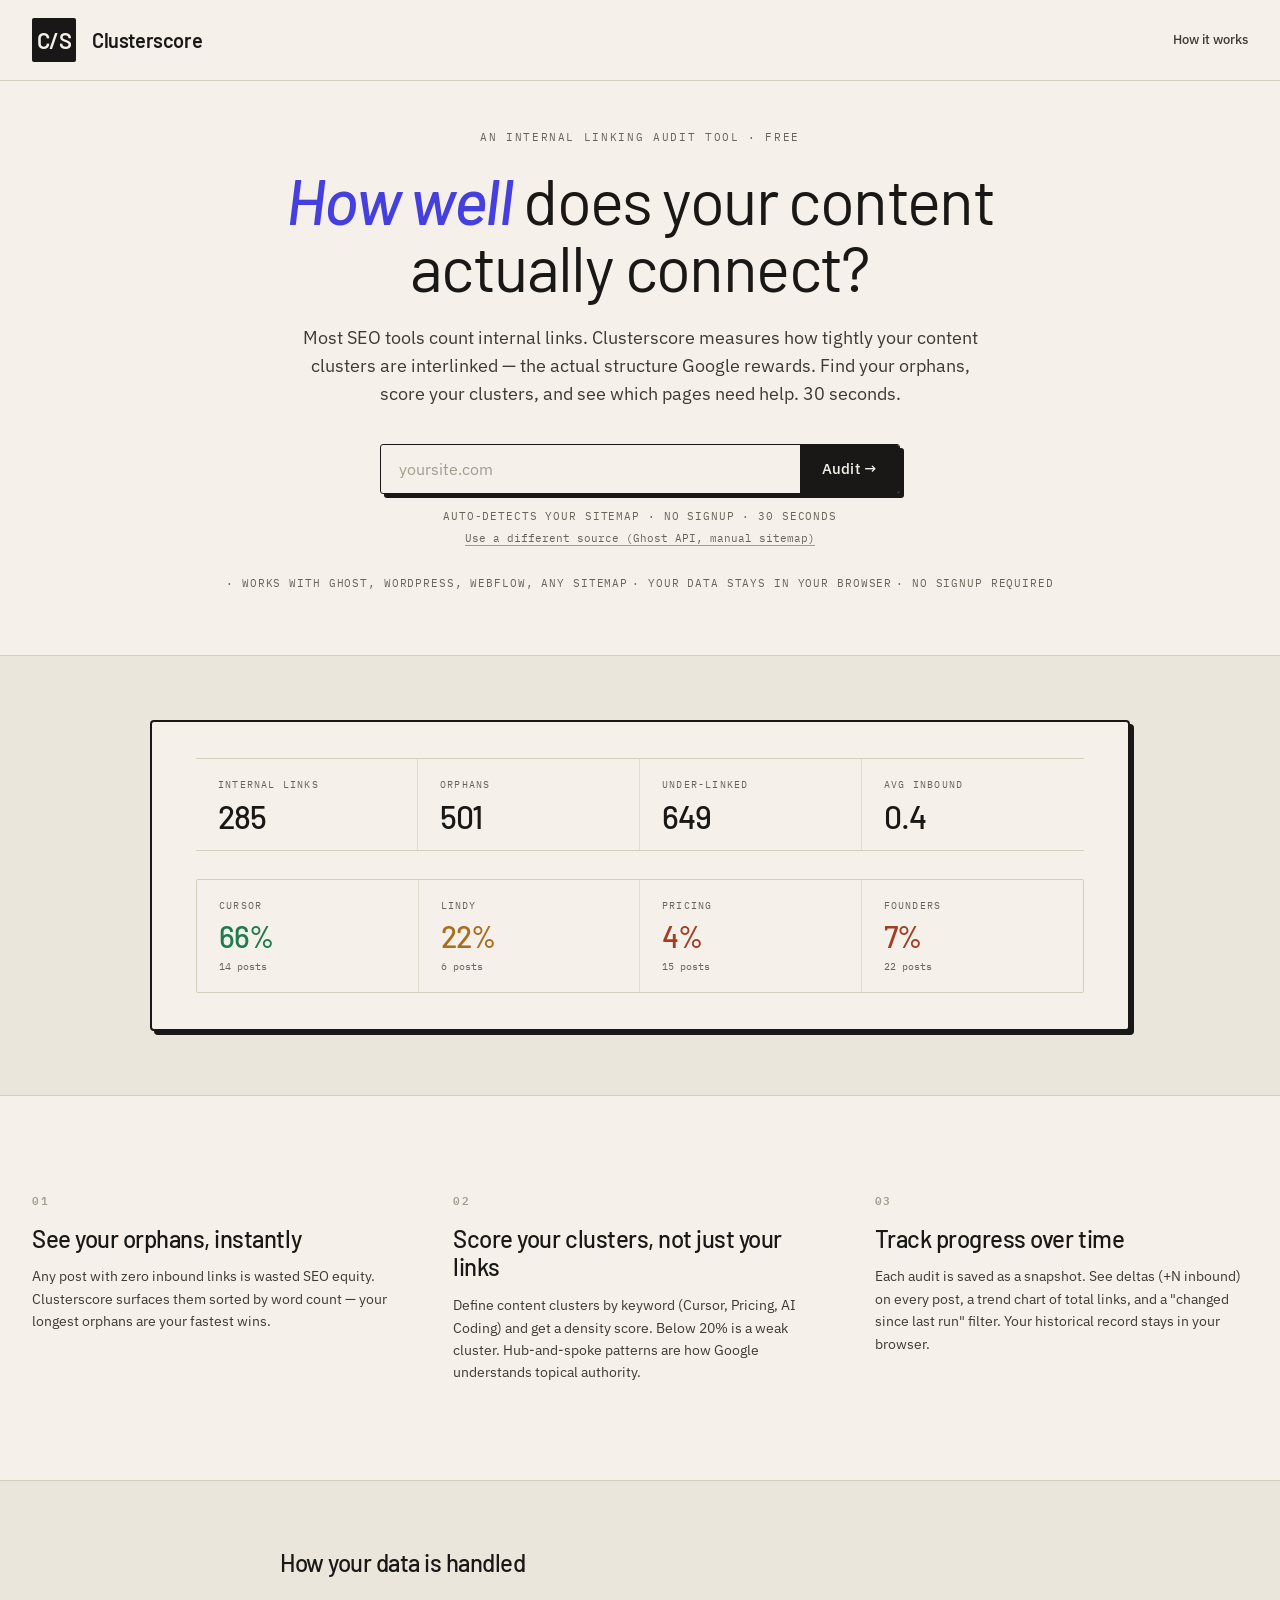
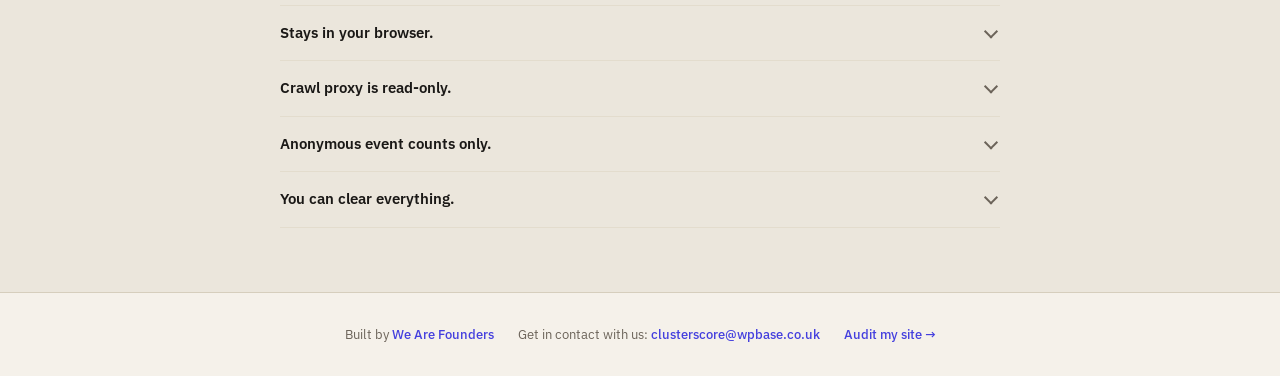
<file: index.html>
<!DOCTYPE html>
<html lang="en">
<head>
<meta charset="utf-8">
<meta name="viewport" content="width=device-width, initial-scale=1">
<link rel="canonical" href="https://clusterscore.com/">
<title>Clusterscore · Internal link audits for any CMS</title>
<meta name="description" content="Audit your site's internal links in 30 seconds. Score how well your content clusters connect. Works with Ghost, WordPress, Webflow, and any sitemap-exposing CMS.">
<meta property="og:title" content="Clusterscore · Internal link audits for any CMS">
<meta property="og:description" content="See your orphan pages, cluster density, and internal link graph in 30 seconds. Free.">
<meta property="og:type" content="website">
<meta property="og:url" content="https://clusterscore.com/">
<meta property="og:image" content="https://clusterscore.com/og-image.png">
<meta property="og:image:width" content="1200">
<meta property="og:image:height" content="630">
<meta property="og:image:alt" content="Clusterscore — internal link audit tool showing a content cluster graph">
<meta name="twitter:card" content="summary_large_image">
<meta name="twitter:title" content="Clusterscore · Internal link audits for any CMS">
<meta name="twitter:description" content="See your orphan pages, cluster density, and internal link graph in 30 seconds. Free.">
<meta name="twitter:image" content="https://clusterscore.com/og-image.png">
<link rel="icon" type="image/svg+xml" href="favicon.svg">
<link rel="alternate icon" type="image/png" href="favicon-32.png" sizes="32x32">
<link rel="preconnect" href="https://fonts.googleapis.com">
<link rel="preconnect" href="https://fonts.gstatic.com" crossorigin>
<link href="https://fonts.googleapis.com/css2?family=Barlow:ital,wght@0,400;0,500;0,600;0,700;1,400;1,500;1,600&family=IBM+Plex+Mono:wght@400;500;600&family=IBM+Plex+Sans:wght@400;500;600;700&display=swap" rel="stylesheet">
<link rel="stylesheet" href="styles-v15.css">
</head>
<body>
<section class="landing" id="landingPage">
  <nav class="landing-nav">
    <div class="landing-nav-inner">
      <div class="brand">
        <div class="brand-mark">C/S</div>
        <div class="brand-text">
          <span class="brand-title">Clusterscore</span>
        </div>
      </div>
      <a href="#how-it-works" class="landing-nav-link">How it works</a>
    </div>
  </nav>

  <div class="landing-hero">
    <div class="landing-hero-inner">
      <div class="eyebrow">An internal linking audit tool · free</div>
      <h1 class="landing-h1">
        <em>How well</em> does your content actually connect?
      </h1>
      <p class="landing-lede">
        Most SEO tools count internal links. Clusterscore measures how tightly your content clusters are interlinked — the actual structure Google rewards. Find your orphans, score your clusters, and see which pages need help. 30 seconds.
      </p>
      <form class="hero-audit" id="heroAuditForm" autocomplete="off">
        <input
          type="text"
          id="heroUrlInput"
          class="hero-url-input"
          placeholder="yoursite.com"
          autocomplete="off"
          spellcheck="false"
          autocapitalize="none">
        <button type="submit" class="btn btn-primary btn-large" id="heroSubmitBtn">Audit →</button>
      </form>
      <div class="hero-audit-meta">
        <span>Auto-detects your sitemap · No signup · 30 seconds</span>
        <button type="button" class="hero-advanced-link" id="heroAdvancedLink">Use a different source (Ghost API, manual sitemap)</button>
      </div>
      <div class="landing-meta">
        <span>·  Works with Ghost, WordPress, Webflow, any sitemap</span>
        <span>·  Your data stays in your browser</span>
        <span>·  No signup required</span>
      </div>
    </div>
  </div>

  <div class="landing-screenshot" id="landingScreenshot">
    <div class="landing-screenshot-frame">
      <div class="landing-screenshot-inner">
        <div class="ss-toprow">
          <div class="ss-toprow-cell">
            <div class="ss-toprow-label">Internal links</div>
            <div class="ss-toprow-value">285</div>
          </div>
          <div class="ss-toprow-cell">
            <div class="ss-toprow-label">Orphans</div>
            <div class="ss-toprow-value">501</div>
          </div>
          <div class="ss-toprow-cell">
            <div class="ss-toprow-label">Under-linked</div>
            <div class="ss-toprow-value">649</div>
          </div>
          <div class="ss-toprow-cell">
            <div class="ss-toprow-label">Avg inbound</div>
            <div class="ss-toprow-value">0.4</div>
          </div>
        </div>
        <div class="ss-clusters">
          <div class="ss-cluster">
            <div class="ss-cluster-name">Cursor</div>
            <div class="ss-cluster-score good">66%</div>
            <div class="ss-cluster-meta">14 posts</div>
          </div>
          <div class="ss-cluster">
            <div class="ss-cluster-name">Lindy</div>
            <div class="ss-cluster-score amber">22%</div>
            <div class="ss-cluster-meta">6 posts</div>
          </div>
          <div class="ss-cluster">
            <div class="ss-cluster-name">Pricing</div>
            <div class="ss-cluster-score bad">4%</div>
            <div class="ss-cluster-meta">15 posts</div>
          </div>
          <div class="ss-cluster">
            <div class="ss-cluster-name">Founders</div>
            <div class="ss-cluster-score bad">7%</div>
            <div class="ss-cluster-meta">22 posts</div>
          </div>
        </div>
      </div>
    </div>
  </div>

  <section class="landing-features" id="how-it-works">
    <div class="landing-features-inner">
      <div class="feature">
        <div class="feature-num">01</div>
        <h3>See your orphans, instantly</h3>
        <p>Any post with zero inbound links is wasted SEO equity. Clusterscore surfaces them sorted by word count — your longest orphans are your fastest wins.</p>
      </div>
      <div class="feature">
        <div class="feature-num">02</div>
        <h3>Score your clusters, not just your links</h3>
        <p>Define content clusters by keyword (Cursor, Pricing, AI Coding) and get a density score. Below 20% is a weak cluster. Hub-and-spoke patterns are how Google understands topical authority.</p>
      </div>
      <div class="feature">
        <div class="feature-num">03</div>
        <h3>Track progress over time</h3>
        <p>Each audit is saved as a snapshot. See deltas (+N inbound) on every post, a trend chart of total links, and a "changed since last run" filter. Your historical record stays in your browser.</p>
      </div>
    </div>
  </section>

  <section class="landing-trust">
    <div class="landing-trust-inner">
      <h3>How your data is handled</h3>
      <div class="faq-accordion">
        <details>
          <summary><strong>Stays in your browser.</strong></summary>
          <p>Settings, API keys, and audit history are stored in your browser's localStorage. Nothing is sent to a database.</p>
        </details>
        <details>
          <summary><strong>Crawl proxy is read-only.</strong></summary>
          <p>The audit fetches your site through a Cloudflare Worker (because browsers block cross-origin requests). The Worker doesn't log content or keys. It's rate-limited per IP.</p>
        </details>
        <details>
          <summary><strong>Anonymous event counts only.</strong></summary>
          <p>Six event names (e.g. "landing_viewed", "audit_completed") are counted so I can see whether anyone uses this. No IPs, no identifiers, no URLs, no payloads.</p>
        </details>
        <details>
          <summary><strong>You can clear everything.</strong></summary>
          <p>Settings → "Clear all data" wipes your browser's stored state.</p>
        </details>
      </div>
    </div>
  </section>

  <footer class="landing-footer">
    <div class="landing-footer-inner">
      <span>Built by <a href="https://wearefounders.uk" target="_blank">We Are Founders</a></span>
      <span>Get in contact with us: <a href="mailto:clusterscore@wpbase.co.uk">clusterscore@wpbase.co.uk</a></span>
      <a href="#heroUrlInput" id="landingStartBtnFooter">Audit my site →</a>
    </div>
  </footer>
</section>
<header class="masthead hidden" id="masthead">
  <div class="masthead-inner">
    <div class="brand">
      <div class="brand-mark">C/S</div>
      <div class="brand-text">
        <span class="masthead-brand">Clusterscore</span>
        <div class="brand-meta" id="brandMeta">Configure to begin</div>
      </div>
    </div>
    <div class="masthead-actions">
      <button class="btn btn-primary" id="runAuditBtn" disabled>
        <span class="btn-label">Run audit</span>
        <span class="btn-spinner" aria-hidden="true"></span>
      </button>
      <button class="btn btn-ghost" id="settingsBtn" aria-label="Settings">
        <svg width="18" height="18" viewBox="0 0 24 24" fill="none" stroke="currentColor" stroke-width="2" stroke-linecap="round" stroke-linejoin="round"><circle cx="12" cy="12" r="3"/><path d="M19.4 15a1.65 1.65 0 0 0 .33 1.82l.06.06a2 2 0 0 1 0 2.83 2 2 0 0 1-2.83 0l-.06-.06a1.65 1.65 0 0 0-1.82-.33 1.65 1.65 0 0 0-1 1.51V21a2 2 0 0 1-2 2 2 2 0 0 1-2-2v-.09A1.65 1.65 0 0 0 9 19.4a1.65 1.65 0 0 0-1.82.33l-.06.06a2 2 0 0 1-2.83 0 2 2 0 0 1 0-2.83l.06-.06a1.65 1.65 0 0 0 .33-1.82 1.65 1.65 0 0 0-1.51-1H3a2 2 0 0 1-2-2 2 2 0 0 1 2-2h.09A1.65 1.65 0 0 0 4.6 9a1.65 1.65 0 0 0-.33-1.82l-.06-.06a2 2 0 0 1 0-2.83 2 2 0 0 1 2.83 0l.06.06a1.65 1.65 0 0 0 1.82.33H9a1.65 1.65 0 0 0 1-1.51V3a2 2 0 0 1 2-2 2 2 0 0 1 2 2v.09a1.65 1.65 0 0 0 1 1.51 1.65 1.65 0 0 0 1.82-.33l.06-.06a2 2 0 0 1 2.83 0 2 2 0 0 1 0 2.83l-.06.06a1.65 1.65 0 0 0-.33 1.82V9a1.65 1.65 0 0 0 1.51 1H21a2 2 0 0 1 2 2 2 2 0 0 1-2 2h-.09a1.65 1.65 0 0 0-1.51 1z"/></svg>
      </button>
    </div>
  </div>
</header>

<main id="main">
  <section class="empty-state hidden" id="emptyState">
    <div class="empty-state-inner">
      <div class="empty-mark">·</div>
      <h2>Ready to audit.</h2>
      <p>Your settings are saved. Click <strong>Run audit</strong> in the top right to fetch and score your site.</p>
      <button class="btn btn-ghost" id="emptyStateConfigBtn">Change settings</button>
    </div>
  </section>

  <section class="dashboard hidden" id="dashboard">
    <div class="container">
      <div class="run-meta" id="runMeta"></div>
      <div class="headline-stats" id="headlineStats"></div>
      <div class="dashboard-grid">
        <div class="panel panel-clusters">
          <div class="panel-header">
            <h3>Cluster density <button type="button" class="info-icon" data-term="Cluster density" data-def="The percentage of possible directional links between cluster members that actually exist. Above 50% is strong; below 20% means the cluster is loosely connected." aria-label="What does Cluster density mean?">?</button></h3>
            <button class="link-btn" id="editClustersBtn">Edit clusters</button>
          </div>
          <div class="cluster-grid" id="clusterGrid"></div>
        </div>
        <div class="panel panel-trend">
          <div class="panel-header">
            <h3>Internal links trend</h3>
            <span class="panel-sub" id="trendSub">last 10 audits</span>
          </div>
          <div class="trend-chart" id="trendChart"></div>
          <div class="trend-rerun">
            <span class="trend-rerun-hint">Made changes to your internal links? Re-run to see the impact.</span>
            <button type="button" class="btn btn-ghost btn-sm" id="trendRerunBtn">Run audit</button>
          </div>
        </div>
      </div>
      <div class="panel panel-graph">
        <div class="panel-header">
          <h3>Internal link graph</h3>
          <span class="panel-sub">your site's structure, settled</span>
        </div>
        <div class="graph-chart" id="graphChart"></div>
      </div>
      <div class="panel panel-actions">
        <div class="panel-header">
          <h3>Action queue</h3>
          <span class="panel-sub">highest-leverage fixes, right now</span>
        </div>
        <ol class="action-list" id="actionList"></ol>
      </div>
    </div>
  </section>
  <section class="waf-promo hidden" id="wafPromo">
    <div class="container">
      <div class="waf-newsletter">
        <div class="waf-newsletter-body">
          <div class="waf-eyebrow">From the team behind Clusterscore</div>
          <h2 class="waf-newsletter-title">Get more SEO advice for founders.</h2>
          <p class="waf-newsletter-lede">
            The Friday Brief covers internal linking, content clusters, affiliate strategy, and founder stories. One email a week. Free.
          </p>
        </div>
        <form class="waf-newsletter-form" id="wafNewsletterForm" autocomplete="off">
          <input
            type="email"
            id="wafNewsletterEmail"
            class="waf-newsletter-input"
            placeholder="your@email.com"
            required
            autocomplete="email">
          <button type="submit" class="btn btn-primary" id="wafNewsletterBtn">Subscribe</button>
          <div class="waf-newsletter-feedback" id="wafNewsletterFeedback"></div>
        </form>
      </div>

      <div class="waf-articles">
        <div class="waf-articles-header">
          <h3>What to read next</h3>
          <a href="https://wearefounders.uk" target="_blank" rel="noopener" class="waf-articles-more">All articles →</a>
        </div>
        <div class="waf-articles-grid" id="wafArticlesGrid"></div>
      </div>
    </div>
  </section>

  <section class="posts-section hidden" id="postsSection">
    <div class="container">
      <div class="section-header">
        <h2>All posts</h2>
        <div class="section-sub" id="postsSub"></div>
      </div>
      <div class="controls">
        <div class="search-wrap">
          <svg class="search-icon" width="16" height="16" viewBox="0 0 24 24" fill="none" stroke="currentColor" stroke-width="2" stroke-linecap="round" stroke-linejoin="round"><circle cx="11" cy="11" r="8"/><line x1="21" y1="21" x2="16.65" y2="16.65"/></svg>
          <input type="text" id="search" placeholder="Filter by URL, title, or slug">
        </div>
        <div class="filter-group" id="filterGroup">
          <button data-filter="all" class="filter-btn active">All</button>
          <button data-filter="orphans" class="filter-btn">Orphans</button>
          <button data-filter="underlinked" class="filter-btn">Under-linked</button>
          <button data-filter="hubs" class="filter-btn">Top hubs</button>
          <button data-filter="changed" class="filter-btn">Changed</button>
        </div>
      </div>
      <div class="table-wrap">
        <table class="audit-table">
          <thead>
            <tr>
              <th data-sort="title">Title</th>
              <th data-sort="path">URL</th>
              <th data-sort="inbound" class="num">In</th>
              <th data-sort="outbound" class="num">Out</th>
              <th data-sort="words" class="num">Words</th>
            </tr>
          </thead>
          <tbody id="rows"></tbody>
        </table>
        <div id="emptyTable" class="empty-table hidden">No posts match the current filter.</div>
      </div>
    </div>
  </section>
</main>
<footer class="app-footer hidden" id="appFooter">
  <div class="app-footer-inner">
    <div class="app-footer-brand">
      <span class="app-footer-mark">C/S</span>
      <span>Clusterscore is a free tool from <a href="https://wearefounders.uk" target="_blank" rel="noopener">We Are Founders</a> — content, tools, and strategy for indie founders.</span>
    </div>
    <div class="app-footer-links">
      <a href="https://wearefounders.uk" target="_blank" rel="noopener">Read more →</a>
    </div>
  </div>
</footer>
<div class="drawer-backdrop hidden" id="drawerBackdrop"></div>
<aside class="drawer hidden" id="settingsDrawer" aria-label="Settings">
  <div class="drawer-header">
    <h2>Audit your site</h2>
    <button class="drawer-close" id="drawerCloseBtn" aria-label="Close">&times;</button>
  </div>
  <div class="drawer-body">

    <div class="form-section">
      <h3>Source</h3>
      <p class="form-hint">Auto-detect works for most sites. If you know what runs your site, pick it directly for faster setup.</p>
      <div class="source-grid">
        <label class="source-option">
          <input type="radio" name="source" value="autodetect" checked>
          <div class="source-option-body">
            <div class="source-option-title">Auto-detect</div>
            <div class="source-option-sub">Just paste your URL.</div>
          </div>
        </label>
        <label class="source-option">
          <input type="radio" name="source" value="wordpress">
          <div class="source-option-body">
            <div class="source-option-title">WordPress</div>
            <div class="source-option-sub">Optimized for WP sitemaps.</div>
          </div>
        </label>
        <label class="source-option">
          <input type="radio" name="source" value="webflow">
          <div class="source-option-body">
            <div class="source-option-title">Webflow</div>
            <div class="source-option-sub">Standard Webflow sitemap.</div>
          </div>
        </label>
        <label class="source-option">
          <input type="radio" name="source" value="ghost">
          <div class="source-option-body">
            <div class="source-option-title">Ghost API</div>
            <div class="source-option-sub">Faster, needs API key.</div>
          </div>
        </label>
        <label class="source-option">
          <input type="radio" name="source" value="sitemap">
          <div class="source-option-body">
            <div class="source-option-title">Sitemap URL</div>
            <div class="source-option-sub">Paste an exact sitemap URL.</div>
          </div>
        </label>
      </div>
    </div>

    <div class="form-section" id="siteUrlFields">
      <h3 id="siteUrlLabel">Your site URL</h3>
      <label class="field">
        <span class="field-label">URL</span>
        <input type="text" id="siteUrlInput" placeholder="https://yoursite.com">
        <span class="field-hint">Just the domain. We'll find the sitemap automatically and confirm before running.</span>
      </label>
    </div>

    <div class="form-section hidden" id="ghostFields">
      <h3>Ghost connection</h3>
      <label class="field">
        <span class="field-label">Site URL</span>
        <input type="text" id="ghostUrlInput" placeholder="https://yoursite.com">
      </label>
      <label class="field">
        <span class="field-label">Content API key</span>
        <input type="password" id="apiKeyInput" placeholder="From Ghost → Integrations">
        <span class="field-hint">Find this in Ghost Admin → Settings → Integrations → Add custom integration. Stays in your browser.</span>
      </label>
    </div>

    <div class="form-section hidden" id="sitemapFields">
      <h3>Sitemap</h3>
      <label class="field">
        <span class="field-label">Sitemap URL</span>
        <input type="text" id="sitemapUrlInput" placeholder="https://yoursite.com/sitemap.xml">
        <span class="field-hint">For when you know the exact URL. Use auto-detect if you're not sure.</span>
      </label>
      <label class="field">
        <span class="field-label">Include patterns (optional)</span>
        <input type="text" id="includePatternsInput" placeholder="/blog/, /articles/">
        <span class="field-hint">If set, only URLs containing any of these substrings are audited.</span>
      </label>
      <label class="field">
        <span class="field-label">Exclude patterns (optional)</span>
        <input type="text" id="excludePatternsInput" placeholder="/shop/, /events/">
        <span class="field-hint">On top of built-in defaults that skip tag, author, category, paginated archives.</span>
      </label>
    </div>

    <div class="form-section">
      <h3>Clusters</h3>
      <p class="form-hint">A post belongs to a cluster if any keyword appears in its slug or title. Type a name and the keyword auto-fills; edit the keyword to match more variations. Density is the % of possible links between cluster members that actually exist.</p>
      <div id="clusterEditor"></div>
      <div class="cluster-actions">
        <button class="btn btn-ghost btn-sm" id="addClusterBtn">+ Add cluster</button>
        <button class="btn btn-ghost btn-sm cluster-delete-all" id="deleteAllClustersBtn">Delete all</button>
      </div>
    </div>

    <div class="form-section">
      <h3>Data</h3>
      <div class="data-actions">
        <button class="btn btn-ghost btn-sm" id="exportBtn">Export</button>
        <button class="btn btn-ghost btn-sm" id="importBtn">Import</button>
        <input type="file" id="importFile" accept="application/json" hidden>
        <button class="btn btn-danger btn-sm" id="clearBtn">Clear all data</button>
      </div>
      <p class="form-hint" id="snapshotCount"></p>
    </div>

    <div class="drawer-footer">
      <button class="btn btn-primary" id="saveSettingsBtn">Save</button>
    </div>
  </div>
</aside>
<div class="modal-backdrop hidden" id="confirmBackdrop"></div>
<div class="confirm-modal hidden" id="confirmModal" role="dialog" aria-labelledby="confirmTitle">
  <div class="confirm-modal-inner">
    <button class="confirm-close" id="confirmCloseBtn" aria-label="Close">&times;</button>
    <h2 id="confirmTitle">Found your sitemap</h2>
    <div class="confirm-detail">
      <div class="confirm-label">Sitemap URL</div>
      <div class="confirm-value confirm-url" id="confirmUrl"></div>
      <div class="confirm-source" id="confirmSource"></div>
    </div>
    <div class="confirm-detail">
      <div class="confirm-label">Posts detected</div>
      <div class="confirm-value confirm-count" id="confirmCount"></div>
    </div>
    <div class="confirm-actions">
      <button class="btn btn-ghost" id="confirmEditBtn">Use a different URL</button>
      <button class="btn btn-primary" id="confirmRunBtn">Looks right — run audit</button>
    </div>
  </div>
</div>
<div class="modal-backdrop hidden" id="failBackdrop"></div>
<div class="confirm-modal hidden" id="failModal" role="dialog" aria-labelledby="failTitle">
  <div class="confirm-modal-inner">
    <button class="confirm-close" id="failCloseBtn" aria-label="Close">&times;</button>
    <h2 id="failTitle">Couldn't find a sitemap</h2>
    <p class="fail-lede">No sitemap was found for <span class="fail-domain" id="failDomain"></span>. A few common reasons:</p>
    <ul class="fail-reasons">
      <li>Your sitemap lives at a non-standard URL (we tried <code>/sitemap.xml</code>, <code>/sitemap_index.xml</code>, and other common paths)</li>
      <li>Your <code>robots.txt</code> blocks crawlers from reaching the sitemap</li>
      <li>The site is private, behind authentication, or returns errors</li>
      <li>No sitemap exists yet — check your SEO plugin or CMS settings</li>
    </ul>
    <details class="fail-attempted" id="failAttemptedWrap">
      <summary>Show what I tried</summary>
      <ul class="fail-attempted-list" id="failAttemptedList"></ul>
    </details>
    <div class="confirm-actions">
      <button class="btn btn-ghost" id="failCancelBtn">Cancel</button>
      <button class="btn btn-primary" id="failManualBtn">Enter sitemap URL manually</button>
    </div>
  </div>
</div>
<div class="modal-backdrop hidden" id="clusterSuggestBackdrop"></div>
<div class="confirm-modal hidden" id="clusterSuggestModal" role="dialog" aria-labelledby="clusterSuggestTitle">
  <div class="confirm-modal-inner">
    <h2 id="clusterSuggestTitle">We found your topics</h2>
    <p class="cs-suggest-lede">Based on your page URLs, here are some content clusters we can score. Remove any that don't fit, and add your own — a cluster is just a topic keyword that appears in your post slugs or titles. You can change these any time.</p>
    <div class="cs-suggest-chips" id="clusterSuggestChips"></div>
    <div class="cs-suggest-add">
      <input type="text" id="clusterSuggestInput" class="cs-suggest-input" placeholder="Add topics, comma-separated (e.g. pricing, onboarding, founders)" autocomplete="off" spellcheck="false">
      <button type="button" class="btn btn-ghost btn-sm" id="clusterSuggestAdd">Add</button>
    </div>
    <div class="confirm-actions">
      <button class="btn btn-ghost" id="clusterSuggestSkip">Skip for now</button>
      <button class="btn btn-primary" id="clusterSuggestConfirm">Use these clusters</button>
    </div>
  </div>
</div>

<div class="modal-backdrop hidden" id="historyBackdrop"></div>
<div class="confirm-modal hidden" id="historyModal" role="dialog" aria-labelledby="historyTitle">
  <div class="confirm-modal-inner">
    <button class="confirm-close" id="historyCloseBtn" aria-label="Close">&times;</button>
    <h2 id="historyTitle">Your progress</h2>
    <div id="historyBody"></div>
  </div>
</div>
<div class="progress-overlay hidden" id="progressOverlay">
  <div class="progress-card">
    <div class="progress-miner" aria-hidden="true">
      <span class="mf1"></span><span class="mf2"></span><span class="mf3"></span>
    </div>
    <div class="progress-text" id="progressText">Starting...</div>
    <div class="progress-track"><div class="progress-bar indeterminate" id="progressBar"></div></div>
    <div class="progress-sub">Digging through your internal links. Larger sites take a little longer.</div>
  </div>
</div>

<div class="toast-container" id="toastContainer"></div>

<script src="app-v14.js"></script>
</body>
</html>
</file>
<file: styles-v15.css>
:root {
  /* Paper & ink */
  --paper:      #f5f1ea;
  --paper-2:    #ebe6dc;
  --paper-3:    #e0d9cc;
  --ink:        #1a1816;
  --ink-2:      #3d3933;
  --ink-3:      #6b6359;
  --ink-4:      #a39c8f;

  /* Accent: Cursor brand purple, used sparingly */
  --accent:     #443fde;
  --accent-2:   #5c58e8;
  --accent-3:   #ecebfc;

  /* Status signal */
  --good:       #1f7a4d;
  --good-soft:  #d8eadf;
  --amber:      #a86d20;
  --amber-soft: #f2e2c8;
  --bad:        #a13e25;
  --bad-soft:   #f0d9cf;

  /* Rule weights */
  --rule:       1px solid #d6cebd;
  --rule-soft:  1px solid #e3dccd;
  --rule-bold:  2px solid var(--ink);

  /* Type */
  --font-display: 'Barlow', 'Helvetica Neue', system-ui, sans-serif;
  --font-sans:    'IBM Plex Sans', system-ui, sans-serif;
  --font-mono:    'IBM Plex Mono', 'Menlo', monospace;

  --container: 1280px;
}

* { box-sizing: border-box; }

html, body {
  margin: 0;
  padding: 0;
  background: var(--paper);
  color: var(--ink);
  font-family: var(--font-sans);
  font-size: 14px;
  line-height: 1.5;
  -webkit-font-smoothing: antialiased;
  text-rendering: optimizeLegibility;
}

.hidden { display: none !important; }

.container {
  max-width: var(--container);
  margin: 0 auto;
  padding: 0 32px;
}

/* ----- Masthead ----- */

.masthead {
  border-bottom: var(--rule-bold);
  background: var(--paper);
  position: sticky;
  top: 0;
  z-index: 10;
}
.masthead-inner {
  max-width: var(--container);
  margin: 0 auto;
  padding: 20px 32px;
  display: flex;
  align-items: center;
  justify-content: space-between;
  gap: 24px;
}
.brand {
  display: flex;
  align-items: center;
  gap: 16px;
}
.brand-mark {
  font-family: var(--font-display);
  font-weight: 600;
  font-size: 22px;
  letter-spacing: -0.02em;
  background: var(--ink);
  color: var(--paper);
  width: 44px;
  height: 44px;
  display: grid;
  place-items: center;
  border-radius: 2px;
}
.brand-text h1,
.brand-text .masthead-brand {
  display: block;
  font-family: var(--font-display);
  font-weight: 600;
  font-size: 22px;
  letter-spacing: -0.02em;
  margin: 0;
  line-height: 1;
}
.brand-meta {
  font-family: var(--font-mono);
  font-size: 11px;
  color: var(--ink-3);
  text-transform: uppercase;
  letter-spacing: 0.08em;
  margin-top: 4px;
}
.masthead-actions {
  display: flex;
  align-items: center;
  gap: 12px;
}

/* ----- Buttons ----- */

.btn {
  font-family: var(--font-sans);
  font-size: 13px;
  font-weight: 500;
  letter-spacing: 0.01em;
  padding: 10px 18px;
  border: 1px solid transparent;
  border-radius: 2px;
  cursor: pointer;
  transition: all 120ms ease;
  display: inline-flex;
  align-items: center;
  gap: 8px;
  background: none;
  color: inherit;
  white-space: nowrap;
}
.btn:disabled { opacity: 0.4; cursor: not-allowed; }
.btn-sm { padding: 6px 12px; font-size: 12px; }

.btn-primary {
  background: var(--ink);
  color: var(--paper);
  border-color: var(--ink);
}
.btn-primary:hover:not(:disabled) { background: var(--accent); border-color: var(--accent); }

.btn-ghost {
  background: transparent;
  border-color: var(--ink-4);
  color: var(--ink);
}
.btn-ghost:hover { background: var(--paper-2); border-color: var(--ink-3); }

.btn-danger {
  background: transparent;
  border-color: var(--bad);
  color: var(--bad);
}
.btn-danger:hover { background: var(--bad-soft); }

.btn .btn-spinner {
  display: none;
  width: 12px; height: 12px;
  border: 2px solid currentColor;
  border-top-color: transparent;
  border-radius: 50%;
  animation: spin 600ms linear infinite;
}
.btn.loading .btn-spinner { display: inline-block; }
.btn.loading .btn-label { opacity: 0.6; }
@keyframes spin { to { transform: rotate(360deg); } }

.link-btn {
  background: none;
  border: none;
  color: var(--accent);
  font-family: var(--font-sans);
  font-size: 12px;
  font-weight: 500;
  cursor: pointer;
  padding: 0;
  text-decoration: underline;
  text-decoration-thickness: 1px;
  text-underline-offset: 3px;
}
.link-btn:hover { color: var(--accent-2); }

/* ----- Empty state ----- */

.empty-state {
  min-height: 60vh;
  display: grid;
  place-items: center;
}
.empty-state-inner {
  text-align: center;
  max-width: 460px;
  padding: 48px 32px;
}
.empty-mark {
  font-family: var(--font-display);
  font-size: 120px;
  line-height: 0.6;
  color: var(--ink-4);
  margin-bottom: 16px;
}
.empty-state h2 {
  font-family: var(--font-display);
  font-weight: 500;
  font-size: 32px;
  letter-spacing: -0.02em;
  margin: 0 0 12px;
}
.empty-state p {
  color: var(--ink-3);
  margin: 0 0 24px;
  font-size: 14px;
  line-height: 1.6;
}

/* ----- Dashboard ----- */

.dashboard {
  padding: 40px 0 24px;
  border-bottom: var(--rule);
}
.run-meta {
  font-family: var(--font-mono);
  font-size: 11px;
  text-transform: uppercase;
  letter-spacing: 0.1em;
  color: var(--ink-3);
  margin-bottom: 20px;
  display: flex;
  align-items: center;
  gap: 12px;
}
.run-meta::before {
  content: "";
  width: 6px;
  height: 6px;
  background: var(--accent);
  border-radius: 50%;
  display: inline-block;
}

.headline-stats {
  display: grid;
  grid-template-columns: repeat(4, 1fr);
  gap: 0;
  border-top: var(--rule);
  border-bottom: var(--rule);
  margin-bottom: 32px;
}
.headline-stat {
  padding: 24px 28px;
  border-right: var(--rule-soft);
}
.headline-stat:last-child { border-right: none; }
.headline-stat .stat-label {
  font-family: var(--font-mono);
  font-size: 10px;
  text-transform: uppercase;
  letter-spacing: 0.12em;
  color: var(--ink-3);
  margin-bottom: 8px;
}
.headline-stat .stat-value {
  font-family: var(--font-display);
  font-weight: 500;
  font-size: 42px;
  line-height: 1;
  letter-spacing: -0.03em;
  color: var(--ink);
}
.headline-stat .stat-delta {
  font-family: var(--font-mono);
  font-size: 11px;
  margin-top: 8px;
  font-weight: 500;
}
.stat-delta.up   { color: var(--good); }
.stat-delta.down { color: var(--bad); }
.stat-delta.flat { color: var(--ink-4); }

.dashboard-grid {
  display: grid;
  grid-template-columns: 1.5fr 1fr;
  gap: 32px;
  margin-bottom: 32px;
}
@media (max-width: 900px) {
  .dashboard-grid, .headline-stats { grid-template-columns: 1fr 1fr; }
}

.panel {
  background: var(--paper);
  border: var(--rule);
  border-radius: 2px;
  overflow: hidden;
}
.panel-header {
  padding: 16px 20px;
  border-bottom: var(--rule-soft);
  display: flex;
  align-items: baseline;
  justify-content: space-between;
  gap: 12px;
}
.panel-header h3 {
  font-family: var(--font-mono);
  font-size: 11px;
  font-weight: 600;
  text-transform: uppercase;
  letter-spacing: 0.1em;
  color: var(--ink-2);
  margin: 0;
}
.panel-sub {
  font-family: var(--font-mono);
  font-size: 10px;
  color: var(--ink-3);
  text-transform: uppercase;
  letter-spacing: 0.08em;
}

.cluster-grid {
  display: grid;
  grid-template-columns: repeat(auto-fill, minmax(150px, 1fr));
  gap: 0;
}
.cluster-card {
  padding: 18px 20px;
  border-right: var(--rule-soft);
  border-bottom: var(--rule-soft);
}
.cluster-card:last-child { border-right: none; }
.cluster-name {
  font-family: var(--font-mono);
  font-size: 10px;
  text-transform: uppercase;
  letter-spacing: 0.12em;
  color: var(--ink-3);
  margin-bottom: 8px;
  white-space: nowrap;
  overflow: hidden;
  text-overflow: ellipsis;
}
.cluster-density {
  font-family: var(--font-display);
  font-weight: 500;
  font-size: 30px;
  line-height: 1;
  letter-spacing: -0.03em;
}
.cluster-density.good { color: var(--good); }
.cluster-density.amber { color: var(--amber); }
.cluster-density.bad { color: var(--bad); }
.cluster-density.muted { color: var(--ink-4); }
.cluster-meta {
  font-family: var(--font-mono);
  font-size: 10px;
  color: var(--ink-3);
  margin-top: 8px;
}
.empty-cluster-msg {
  padding: 20px;
  color: var(--ink-3);
  font-size: 13px;
}
.empty-cluster-prompt {
  padding: 24px 24px 28px;
  display: flex;
  flex-direction: column;
  gap: 16px;
  align-items: flex-start;
}
.empty-cluster-prompt-body h4 {
  font-family: var(--font-display);
  font-weight: 500;
  font-size: 18px;
  letter-spacing: -0.01em;
  color: var(--ink);
  margin: 0 0 6px;
}
.empty-cluster-prompt-body p {
  font-size: 13px;
  line-height: 1.55;
  color: var(--ink-2);
  margin: 0;
  max-width: 420px;
}

.trend-chart {
  padding: 20px;
  min-height: 140px;
}
.trend-chart svg { width: 100%; height: 140px; display: block; }
.trend-empty {
  color: var(--ink-3);
  font-size: 12px;
  text-align: center;
  padding: 40px 12px;
  font-family: var(--font-mono);
}
.trend-rerun {
  display: flex;
  align-items: center;
  justify-content: space-between;
  gap: 16px;
  padding: 16px 20px;
  border-top: var(--rule-soft);
  background: var(--paper);
}
.trend-rerun-hint {
  font-size: 12px;
  color: var(--ink-3);
  line-height: 1.5;
}
@media (max-width: 600px) {
  .trend-rerun {
    flex-direction: column;
    align-items: stretch;
    text-align: left;
  }
  .trend-rerun .btn-sm {
    align-self: flex-start;
  }
}

.panel-actions { }
.action-list {
  list-style: none;
  margin: 0;
  padding: 0;
  counter-reset: actions;
}
.action-item {
  padding: 18px 20px 18px 56px;
  border-bottom: var(--rule-soft);
  position: relative;
  counter-increment: actions;
}
.action-item:last-child { border-bottom: none; }
.action-item::before {
  content: counter(actions, decimal-leading-zero);
  position: absolute;
  left: 20px;
  top: 18px;
  font-family: var(--font-mono);
  font-size: 11px;
  color: var(--ink-4);
  font-weight: 600;
}
.action-title {
  font-weight: 500;
  font-size: 14px;
  color: var(--ink);
  margin-bottom: 4px;
  line-height: 1.4;
}
.action-detail {
  font-size: 12px;
  color: var(--ink-3);
  font-family: var(--font-mono);
}
.action-detail .action-tag {
  background: var(--paper-3);
  padding: 1px 6px;
  border-radius: 2px;
  margin-right: 6px;
}

/* Clickable action items (orphan/lonely link to the affected page) */
.action-link {
  display: block;
  color: inherit;
  text-decoration: none;
  /* Pull the link out to fill the whole action-item, so the entire row is clickable */
  margin: -18px -20px -18px -56px;
  padding: 18px 20px 18px 56px;
  transition: background 120ms ease;
}
.action-link:hover {
  background: var(--paper-2);
}
.action-link:hover .action-title { color: var(--accent); }
.action-external-icon {
  display: inline-block;
  width: 11px;
  height: 11px;
  margin-left: 6px;
  vertical-align: 1px;
  color: var(--ink-3);
  flex-shrink: 0;
}
.action-link:hover .action-external-icon { color: var(--accent); }

/* ----- Posts section ----- */

.posts-section {
  padding: 48px 0 96px;
}
.section-header {
  margin-bottom: 24px;
  display: flex;
  align-items: baseline;
  justify-content: space-between;
  gap: 16px;
  flex-wrap: wrap;
}
.section-header h2 {
  font-family: var(--font-display);
  font-weight: 500;
  font-size: 32px;
  letter-spacing: -0.02em;
  margin: 0;
}
.section-sub {
  font-family: var(--font-mono);
  font-size: 11px;
  color: var(--ink-3);
  text-transform: uppercase;
  letter-spacing: 0.08em;
}

.controls {
  display: flex;
  gap: 16px;
  margin-bottom: 16px;
  flex-wrap: wrap;
}
.search-wrap {
  flex: 1;
  min-width: 240px;
  position: relative;
}
.search-icon {
  position: absolute;
  left: 12px;
  top: 50%;
  transform: translateY(-50%);
  color: var(--ink-3);
  pointer-events: none;
}
#search {
  width: 100%;
  padding: 10px 14px 10px 38px;
  border: 1px solid var(--ink-4);
  border-radius: 2px;
  background: var(--paper);
  font-family: var(--font-sans);
  font-size: 13px;
  color: var(--ink);
}
#search:focus {
  outline: none;
  border-color: var(--ink);
}
.filter-group {
  display: flex;
  gap: 6px;
  flex-wrap: wrap;
}
.filter-btn {
  background: var(--paper);
  border: 1px solid var(--ink-4);
  padding: 8px 14px;
  border-radius: 2px;
  font-family: var(--font-sans);
  font-size: 12px;
  font-weight: 500;
  color: var(--ink-2);
  cursor: pointer;
  transition: all 120ms ease;
}
.filter-btn:hover { border-color: var(--ink); }
.filter-btn.active {
  background: var(--ink);
  color: var(--paper);
  border-color: var(--ink);
}

/* ----- Table ----- */

.table-wrap {
  border: var(--rule);
  background: var(--paper);
  border-radius: 2px;
  overflow: hidden;
}
.audit-table {
  width: 100%;
  border-collapse: collapse;
  font-size: 13px;
}
.audit-table th {
  text-align: left;
  background: var(--paper-2);
  padding: 12px 16px;
  font-family: var(--font-mono);
  font-size: 10px;
  font-weight: 600;
  text-transform: uppercase;
  letter-spacing: 0.1em;
  color: var(--ink-2);
  border-bottom: var(--rule);
  cursor: pointer;
  user-select: none;
  position: sticky;
  top: 0;
  white-space: nowrap;
}
.audit-table th:hover { color: var(--accent); }
.audit-table th.num { text-align: right; }
.audit-table td {
  padding: 12px 16px;
  border-bottom: var(--rule-soft);
  vertical-align: top;
}
.audit-table tr.row { cursor: pointer; transition: background 80ms ease; }
.audit-table tr.row:hover { background: var(--paper-2); }
.audit-table .num { text-align: right; font-variant-numeric: tabular-nums; }
.cell-title { font-weight: 500; max-width: 480px; }
.cell-url {
  font-family: var(--font-mono);
  font-size: 11px;
  color: var(--ink-3);
  max-width: 380px;
  overflow: hidden;
  text-overflow: ellipsis;
  white-space: nowrap;
}

.badge {
  display: inline-block;
  padding: 2px 8px;
  border-radius: 2px;
  font-family: var(--font-mono);
  font-size: 11px;
  font-weight: 600;
  letter-spacing: 0.04em;
}
.badge.orphan { background: var(--bad-soft); color: var(--bad); text-transform: uppercase; font-size: 10px; }
.badge.low { background: var(--paper-3); color: var(--ink-2); }
.badge.good { background: var(--good-soft); color: var(--good); }

.row-delta {
  font-family: var(--font-mono);
  font-size: 10px;
  margin-left: 6px;
  font-weight: 500;
}
.row-delta.up   { color: var(--good); }
.row-delta.down { color: var(--bad); }

.detail-row td {
  background: var(--paper-2);
  padding: 20px 32px;
}
.detail-section { margin-bottom: 18px; }
.detail-section:last-child { margin-bottom: 0; }
.detail-section h4 {
  font-family: var(--font-mono);
  font-size: 10px;
  text-transform: uppercase;
  letter-spacing: 0.1em;
  color: var(--ink-3);
  margin: 0 0 10px;
  font-weight: 600;
}
.detail-list { list-style: none; padding: 0; margin: 0; }
.detail-list li {
  padding: 6px 0;
  font-size: 13px;
  border-bottom: var(--rule-soft);
}
.detail-list li:last-child { border-bottom: none; }
.detail-list a { color: var(--ink); text-decoration: none; font-weight: 500; }
.detail-list a:hover { color: var(--accent); }
.detail-list .detail-path {
  font-family: var(--font-mono);
  font-size: 11px;
  color: var(--ink-3);
  margin-left: 8px;
}
.detail-empty {
  font-style: italic;
  color: var(--ink-3);
  font-size: 12px;
}
.detail-open-link {
  display: inline-block;
  margin-top: 8px;
  font-family: var(--font-mono);
  font-size: 11px;
  color: var(--accent);
  text-decoration: none;
}
.detail-open-link:hover { text-decoration: underline; }

.empty-table {
  padding: 60px 20px;
  text-align: center;
  color: var(--ink-3);
  font-family: var(--font-mono);
  font-size: 12px;
}

/* ----- Drawer ----- */

.drawer-backdrop {
  position: fixed;
  inset: 0;
  background: rgba(26, 24, 22, 0.4);
  z-index: 20;
  animation: fadeIn 160ms ease;
}
@keyframes fadeIn { from { opacity: 0; } to { opacity: 1; } }

.drawer {
  position: fixed;
  top: 0;
  right: 0;
  bottom: 0;
  width: 480px;
  max-width: 92vw;
  background: var(--paper);
  border-left: var(--rule-bold);
  z-index: 21;
  display: flex;
  flex-direction: column;
  animation: slideIn 200ms cubic-bezier(0.2, 0.7, 0.2, 1);
}
@keyframes slideIn { from { transform: translateX(100%); } to { transform: translateX(0); } }

.drawer-header {
  padding: 24px 32px;
  border-bottom: var(--rule);
  display: flex;
  align-items: center;
  justify-content: space-between;
}
.drawer-header h2 {
  font-family: var(--font-display);
  font-weight: 500;
  font-size: 26px;
  letter-spacing: -0.02em;
  margin: 0;
}
.drawer-close {
  background: none;
  border: none;
  font-size: 28px;
  color: var(--ink-3);
  cursor: pointer;
  padding: 0;
  width: 32px;
  height: 32px;
  line-height: 1;
  border-radius: 2px;
}
.drawer-close:hover { background: var(--paper-2); color: var(--ink); }

.drawer-body {
  flex: 1;
  overflow-y: auto;
  padding: 24px 32px;
}

.form-section {
  margin-bottom: 32px;
  padding-bottom: 32px;
  border-bottom: var(--rule-soft);
}
.form-section:last-child { border-bottom: none; padding-bottom: 0; }
.form-section h3 {
  font-family: var(--font-mono);
  font-size: 11px;
  font-weight: 600;
  text-transform: uppercase;
  letter-spacing: 0.1em;
  color: var(--ink-2);
  margin: 0 0 16px;
}
.form-hint {
  font-size: 12px;
  color: var(--ink-3);
  margin: 0 0 12px;
  line-height: 1.5;
}

.field {
  display: block;
  margin-bottom: 16px;
}
.field-label {
  display: block;
  font-family: var(--font-mono);
  font-size: 11px;
  text-transform: uppercase;
  letter-spacing: 0.08em;
  color: var(--ink-2);
  margin-bottom: 6px;
  font-weight: 500;
}
.field input[type="text"], .field input[type="password"] {
  width: 100%;
  padding: 10px 14px;
  border: 1px solid var(--ink-4);
  border-radius: 2px;
  background: var(--paper);
  font-family: var(--font-mono);
  font-size: 12px;
  color: var(--ink);
}
.field input:focus {
  outline: none;
  border-color: var(--ink);
}
.field-hint {
  display: block;
  font-size: 11px;
  color: var(--ink-3);
  margin-top: 6px;
  font-family: var(--font-sans);
}

.source-toggle {
  display: grid;
  grid-template-columns: 1fr 1fr;
  gap: 10px;
  margin-bottom: 4px;
}
/* Vertical list layout: each source is a full-width stacked row */
.source-grid {
  display: flex;
  flex-direction: column;
  gap: 8px;
  margin-bottom: 4px;
}
.source-option {
  display: flex;
  align-items: center;
  gap: 12px;
  padding: 13px 16px;
  border: 1px solid var(--ink-4);
  border-radius: 2px;
  cursor: pointer;
  transition: all 120ms ease;
}
.source-option:hover {
  border-color: var(--ink-3);
}
.source-option:has(input:checked) {
  border-color: var(--ink);
  background: var(--paper-2);
}
.source-option input { margin: 0; accent-color: var(--accent); flex-shrink: 0; }
.source-option-body {
  display: flex;
  align-items: baseline;
  gap: 10px;
  flex-wrap: wrap;
}
.source-option-title {
  font-weight: 500;
  font-size: 14px;
  color: var(--ink);
}
.source-option-sub {
  font-size: 12px;
  color: var(--ink-3);
  line-height: 1.4;
}

/* ----- Discovery Confirmation Modal ----- */

.modal-backdrop {
  position: fixed;
  inset: 0;
  background: rgba(26, 24, 22, 0.4);
  z-index: 30;
  animation: fadeIn 160ms ease;
}
.confirm-modal {
  position: fixed;
  top: 50%;
  left: 50%;
  transform: translate(-50%, -50%);
  z-index: 31;
  width: 92%;
  max-width: 520px;
  background: var(--paper);
  border: var(--rule-bold);
  border-radius: 2px;
  box-shadow: 6px 6px 0 var(--ink);
  animation: modalIn 200ms cubic-bezier(0.2, 0.7, 0.2, 1);
}
@keyframes modalIn {
  from { opacity: 0; transform: translate(-50%, -45%); }
  to { opacity: 1; transform: translate(-50%, -50%); }
}
.confirm-modal-inner {
  padding: 32px;
  position: relative;
}
.confirm-modal h2 {
  font-family: var(--font-display);
  font-weight: 500;
  font-size: 24px;
  letter-spacing: -0.02em;
  margin: 0 0 24px;
}
.confirm-close {
  position: absolute;
  top: 16px;
  right: 16px;
  background: none;
  border: none;
  font-size: 28px;
  color: var(--ink-3);
  cursor: pointer;
  padding: 0;
  width: 32px;
  height: 32px;
  line-height: 1;
  border-radius: 2px;
}
.confirm-close:hover { background: var(--paper-2); color: var(--ink); }
.confirm-detail {
  margin-bottom: 18px;
  padding-bottom: 18px;
  border-bottom: var(--rule-soft);
}
.confirm-detail:last-of-type {
  border-bottom: none;
  margin-bottom: 24px;
}
.confirm-label {
  font-family: var(--font-mono);
  font-size: 10px;
  text-transform: uppercase;
  letter-spacing: 0.12em;
  color: var(--ink-3);
  margin-bottom: 6px;
  font-weight: 600;
}
.confirm-value {
  font-family: var(--font-mono);
  font-size: 13px;
  color: var(--ink);
  word-break: break-all;
  line-height: 1.4;
}
.confirm-url {
  background: var(--paper-2);
  padding: 8px 10px;
  border-radius: 2px;
}
.confirm-count {
  font-family: var(--font-display);
  font-size: 22px;
  font-weight: 500;
  letter-spacing: -0.02em;
  color: var(--accent);
}
.confirm-source {
  font-family: var(--font-mono);
  font-size: 10px;
  text-transform: uppercase;
  letter-spacing: 0.08em;
  color: var(--ink-3);
  margin-top: 8px;
}
.confirm-actions {
  display: flex;
  gap: 10px;
  justify-content: flex-end;
}

/* Failure-modal-specific bits (reuses .confirm-modal frame) */
.fail-lede {
  font-size: 14px;
  line-height: 1.5;
  color: var(--ink-2);
  margin: 0 0 16px;
}
.fail-domain {
  font-family: var(--font-mono);
  background: var(--paper-2);
  padding: 1px 6px;
  border-radius: 2px;
  font-size: 12px;
  color: var(--ink);
}
.fail-reasons {
  list-style: none;
  padding: 0;
  margin: 0 0 20px;
}
.fail-reasons li {
  font-size: 13px;
  line-height: 1.5;
  color: var(--ink-2);
  padding: 8px 0 8px 22px;
  position: relative;
  border-bottom: var(--rule-soft);
}
.fail-reasons li:last-child { border-bottom: none; }
.fail-reasons li::before {
  content: '·';
  position: absolute;
  left: 8px;
  top: 6px;
  color: var(--ink-4);
  font-size: 18px;
}
.fail-reasons code,
.fail-attempted code {
  font-family: var(--font-mono);
  background: var(--paper-2);
  padding: 1px 5px;
  border-radius: 2px;
  font-size: 11px;
  color: var(--ink);
}
.fail-attempted {
  margin-bottom: 24px;
}
.fail-attempted summary {
  font-family: var(--font-mono);
  font-size: 11px;
  text-transform: uppercase;
  letter-spacing: 0.08em;
  color: var(--ink-3);
  cursor: pointer;
  padding: 6px 0;
  outline: none;
  user-select: none;
}
.fail-attempted summary:hover { color: var(--ink); }
.fail-attempted-list {
  list-style: none;
  padding: 8px 0 0;
  margin: 0;
}
.fail-attempted-list li {
  font-size: 12px;
  padding: 4px 0;
  word-break: break-all;
}

.cluster-row {
  display: grid;
  grid-template-columns: 1fr 2fr auto;
  gap: 8px;
  margin-bottom: 8px;
  align-items: center;
}
.cluster-row input {
  padding: 8px 12px;
  border: 1px solid var(--ink-4);
  border-radius: 2px;
  background: var(--paper);
  font-family: var(--font-sans);
  font-size: 12px;
  color: var(--ink);
  min-width: 0;
}
.cluster-row input:focus { outline: none; border-color: var(--ink); }
.cluster-row .keywords { font-family: var(--font-mono); font-size: 11px; }
.cluster-remove {
  background: none;
  border: 1px solid var(--ink-4);
  color: var(--ink-3);
  width: 30px;
  height: 30px;
  border-radius: 2px;
  cursor: pointer;
  font-size: 16px;
  display: grid;
  place-items: center;
}
.cluster-remove:hover { border-color: var(--bad); color: var(--bad); }

.cluster-actions {
  display: flex;
  gap: 8px;
  align-items: center;
  margin-top: 4px;
}
.cluster-delete-all { margin-left: auto; }
.cluster-delete-all:hover { border-color: var(--bad); color: var(--bad); }

.data-actions {
  display: flex;
  gap: 8px;
  flex-wrap: wrap;
  margin-bottom: 12px;
}

.drawer-footer {
  padding-top: 24px;
  border-top: var(--rule-soft);
  display: flex;
  justify-content: flex-end;
}

/* ----- Toast ----- */

.toast-container {
  position: fixed;
  bottom: 24px;
  left: 50%;
  transform: translateX(-50%);
  z-index: 50;
  display: flex;
  flex-direction: column;
  gap: 8px;
}
.toast {
  padding: 12px 20px;
  background: var(--ink);
  color: var(--paper);
  border-radius: 2px;
  font-family: var(--font-mono);
  font-size: 12px;
  letter-spacing: 0.02em;
  animation: toastIn 200ms ease;
  max-width: 460px;
  box-shadow: 0 4px 20px rgba(0,0,0,0.15);
}
.toast.error { background: var(--bad); }
.toast.success { background: var(--good); }
@keyframes toastIn {
  from { transform: translateY(20px); opacity: 0; }
  to { transform: translateY(0); opacity: 1; }
}

/* ----- Info icons and tooltips ----- */

.info-icon {
  display: inline-flex;
  align-items: center;
  justify-content: center;
  width: 14px;
  height: 14px;
  margin-left: 6px;
  padding: 0;
  border: 1px solid var(--ink-4);
  background: transparent;
  color: var(--ink-3);
  border-radius: 50%;
  font-family: var(--font-mono);
  font-size: 9px;
  font-weight: 600;
  line-height: 1;
  cursor: help;
  position: relative;
  vertical-align: 1px;
  transition: all 120ms ease;
}
.info-icon:hover,
.info-icon:focus,
.info-icon.is-open {
  border-color: var(--ink);
  color: var(--ink);
  outline: none;
}

/* Tooltip bubble. Hidden by default; revealed on hover or .is-open state */
.info-icon::after {
  content: attr(data-def);
  position: absolute;
  bottom: calc(100% + 8px);
  left: 50%;
  transform: translateX(-50%);
  width: max-content;
  max-width: 240px;
  padding: 10px 12px;
  background: var(--ink);
  color: var(--paper);
  font-family: var(--font-sans);
  font-size: 12px;
  font-weight: 400;
  line-height: 1.45;
  letter-spacing: 0;
  text-transform: none;
  border-radius: 3px;
  box-shadow: 0 8px 24px rgba(0, 0, 0, 0.18);
  opacity: 0;
  pointer-events: none;
  transition: opacity 120ms ease;
  z-index: 50;
  text-align: left;
  white-space: normal;
}
/* Little arrow pointing down from tooltip to icon */
.info-icon::before {
  content: '';
  position: absolute;
  bottom: calc(100% + 2px);
  left: 50%;
  transform: translateX(-50%);
  border: 4px solid transparent;
  border-top-color: var(--ink);
  opacity: 0;
  pointer-events: none;
  transition: opacity 120ms ease;
  z-index: 51;
}
.info-icon:hover::after,
.info-icon:focus::after,
.info-icon.is-open::after,
.info-icon:hover::before,
.info-icon:focus::before,
.info-icon.is-open::before {
  opacity: 1;
}

/* Edge-case: when an info icon sits near the right edge of a panel,
   anchor the tooltip to its right instead of centering. */
.headline-stat:last-child .info-icon::after,
.action-tag .info-icon::after {
  left: auto;
  right: 0;
  transform: none;
}
.headline-stat:last-child .info-icon::before,
.action-tag .info-icon::before {
  left: auto;
  right: 4px;
  transform: none;
}

/* ----- WAF promo section (post-audit) ----- */

.waf-promo {
  padding: 48px 0 80px;
  background: var(--paper-2);
  border-top: var(--rule);
}
.waf-promo .container {
  display: flex;
  flex-direction: column;
  gap: 48px;
}

.waf-eyebrow {
  font-family: var(--font-mono);
  font-size: 11px;
  text-transform: uppercase;
  letter-spacing: 0.12em;
  color: var(--ink-3);
  margin-bottom: 12px;
}

.waf-newsletter {
  display: grid;
  grid-template-columns: 1fr 1fr;
  gap: 48px;
  align-items: center;
  background: var(--paper);
  border: var(--rule-bold);
  border-radius: 3px;
  box-shadow: 4px 4px 0 var(--ink);
  padding: 36px 40px;
}
.waf-newsletter-title {
  font-family: var(--font-display);
  font-size: 28px;
  font-weight: 500;
  letter-spacing: -0.02em;
  color: var(--ink);
  margin: 0 0 12px;
  line-height: 1.15;
}
.waf-newsletter-lede {
  font-size: 14px;
  line-height: 1.55;
  color: var(--ink-2);
  margin: 0;
}
.waf-newsletter-form {
  display: flex;
  flex-direction: column;
  gap: 10px;
}
.waf-newsletter-input {
  width: 100%;
  padding: 13px 16px;
  border: 1px solid var(--ink-4);
  border-radius: 2px;
  background: var(--paper);
  font-family: var(--font-sans);
  font-size: 14px;
  color: var(--ink);
  outline: none;
  transition: border-color 120ms ease;
}
.waf-newsletter-input:focus {
  border-color: var(--ink);
}
.waf-newsletter-form .btn-primary {
  padding: 13px 22px;
  font-size: 14px;
}
.waf-newsletter-feedback {
  font-size: 12px;
  color: var(--ink-3);
  margin-top: 4px;
  min-height: 16px;
  font-family: var(--font-mono);
}
.waf-newsletter-feedback.success {
  color: var(--good);
}

.waf-articles-header {
  display: flex;
  align-items: baseline;
  justify-content: space-between;
  margin-bottom: 20px;
}
.waf-articles-header h3 {
  font-family: var(--font-display);
  font-weight: 500;
  font-size: 22px;
  letter-spacing: -0.01em;
  color: var(--ink);
  margin: 0;
}
.waf-articles-more {
  font-family: var(--font-mono);
  font-size: 11px;
  text-transform: uppercase;
  letter-spacing: 0.08em;
  color: var(--ink-3);
  text-decoration: none;
}
.waf-articles-more:hover {
  color: var(--accent);
}

.waf-articles-grid {
  display: grid;
  grid-template-columns: repeat(3, 1fr);
  gap: 20px;
}
.waf-article-card {
  display: block;
  padding: 22px 22px 18px;
  background: var(--paper);
  border: 1px solid var(--ink-4);
  border-radius: 3px;
  text-decoration: none;
  color: inherit;
  transition: all 120ms ease;
}
.waf-article-card:hover {
  border-color: var(--ink);
  transform: translateY(-2px);
  box-shadow: 3px 3px 0 var(--ink);
}
.waf-article-title {
  font-family: var(--font-display);
  font-size: 16px;
  font-weight: 500;
  line-height: 1.3;
  color: var(--ink);
  margin-bottom: 10px;
}
.waf-article-description {
  font-size: 13px;
  line-height: 1.5;
  color: var(--ink-2);
  margin-bottom: 14px;
}
.waf-article-cta {
  font-family: var(--font-mono);
  font-size: 11px;
  text-transform: uppercase;
  letter-spacing: 0.08em;
  color: var(--accent);
}

/* ----- App footer ----- */

.app-footer {
  padding: 28px 0;
  border-top: var(--rule);
  background: var(--paper);
}
.app-footer-inner {
  max-width: var(--container);
  margin: 0 auto;
  padding: 0 32px;
  display: flex;
  align-items: center;
  gap: 24px;
  flex-wrap: wrap;
  justify-content:center;
}
.app-footer-brand {
  display: flex;
  align-items: center;
  gap: 12px;
  font-size: 13px;
  color: var(--ink-3);
}
.app-footer-mark {
  display: inline-flex;
  align-items: center;
  justify-content: center;
  width: 28px;
  height: 28px;
  background: var(--ink);
  color: var(--paper);
  font-family: var(--font-display);
  font-weight: 600;
  font-size: 12px;
  letter-spacing: -0.04em;
  border-radius: 3px;
  flex-shrink: 0;
}
.app-footer-brand a {
  color: var(--ink);
  text-decoration: none;
  border-bottom: 1px solid var(--ink-4);
}
.app-footer-brand a:hover { border-bottom-color: var(--accent); color: var(--accent); }
.app-footer-links a {
  font-family: var(--font-mono);
  font-size: 11px;
  text-transform: uppercase;
  letter-spacing: 0.08em;
  color: var(--ink-3);
  text-decoration: none;
}
.app-footer-links a:hover { color: var(--accent); }

@media (max-width: 800px) {
  .waf-newsletter {
    grid-template-columns: 1fr;
    gap: 24px;
    padding: 28px 24px;
  }
  .waf-newsletter-title { font-size: 24px; }
  .waf-articles-grid { grid-template-columns: 1fr; }
  .app-footer-inner {
    flex-direction: column;
    align-items: flex-start;
  }
}

/* ----- Responsive tweaks ----- */
@media (max-width: 700px) {
  .container, .masthead-inner { padding-left: 20px; padding-right: 20px; }
  .headline-stats { grid-template-columns: repeat(2, 1fr); }
  .headline-stat { padding: 18px 20px; }
  .headline-stat .stat-value { font-size: 32px; }
  .empty-state h2 { font-size: 24px; }
  .section-header h2 { font-size: 24px; }
}

/* =================================================================
   LANDING PAGE
   ================================================================= */

.landing {
  min-height: 100vh;
  background: var(--paper);
}
.landing.hidden { display: none !important; }

.landing-nav {
  border-bottom: var(--rule);
  padding: 18px 0;
}
.landing-nav-inner {
  max-width: var(--container);
  margin: 0 auto;
  padding: 0 32px;
  display: flex;
  align-items: center;
  justify-content: space-between;
}
.landing-nav .brand-title {
  display: block;
  font-family: var(--font-display);
  font-size: 20px;
  font-weight: 600;
  letter-spacing: -0.02em;
  margin: 0;
  line-height: 1;
}
.landing-nav-link {
  font-size: 13px;
  color: var(--ink-2);
  text-decoration: none;
  font-weight: 500;
}
.landing-nav-link:hover { color: var(--accent); }

.landing-hero {
  padding: 48px 0 64px;
  border-bottom: var(--rule);
}
.landing-hero-inner {
  max-width: 900px;
  margin: 0 auto;
  padding: 0 32px;
  text-align: center;
}
.eyebrow {
  font-family: var(--font-mono);
  font-size: 11px;
  text-transform: uppercase;
  letter-spacing: 0.15em;
  color: var(--ink-3);
  margin-bottom: 20px;
}
.landing-h1 {
  font-family: var(--font-display);
  font-weight: 400;
  font-size: clamp(38px, 6vw, 64px);
  line-height: 1.05;
  letter-spacing: -0.025em;
  margin: 0 0 24px;
  color: var(--ink);
}
.landing-h1 em {
  font-style: italic;
  font-weight: 500;
  color: var(--accent);
}
.landing-lede {
  font-size: 18px;
  line-height: 1.55;
  color: var(--ink-2);
  max-width: 680px;
  margin: 0 auto 36px;
}
.landing-cta {
  display: flex;
  gap: 12px;
  justify-content: center;
  margin-bottom: 24px;
  flex-wrap: wrap;
}

/* Hero audit form (the primary entry point from the landing) */
.hero-audit {
  display: flex;
  gap: 0;
  max-width: 520px;
  margin: 0 auto 14px;
  border: 1px solid var(--ink);
  border-radius: 3px;
  background: var(--paper);
  box-shadow: 4px 4px 0 var(--ink);
  overflow: hidden;
  transition: box-shadow 120ms ease;
}
.hero-audit:focus-within {
  box-shadow: 4px 4px 0 var(--accent);
  border-color: var(--accent);
}
.hero-url-input {
  flex: 1;
  border: none;
  outline: none;
  background: transparent;
  font-family: var(--font-sans);
  font-size: 16px;
  padding: 14px 18px;
  color: var(--ink);
  min-width: 0;
}
.hero-url-input::placeholder {
  color: var(--ink-4);
}
.hero-audit .btn-primary {
  border-radius: 0;
  border: none;
  padding: 14px 22px;
  font-size: 15px;
  white-space: nowrap;
}
.hero-audit-meta {
  display: flex;
  flex-direction: column;
  align-items: center;
  gap: 6px;
  margin-bottom: 28px;
  font-family: var(--font-mono);
  font-size: 11px;
  text-transform: uppercase;
  letter-spacing: 0.08em;
  color: var(--ink-3);
}
.hero-advanced-link {
  background: none;
  border: none;
  padding: 0;
  font: inherit;
  color: var(--ink-3);
  cursor: pointer;
  text-decoration: underline;
  text-decoration-color: var(--ink-4);
  text-underline-offset: 3px;
}
.hero-advanced-link:hover {
  color: var(--accent);
  text-decoration-color: var(--accent);
}

@media (max-width: 500px) {
  .hero-audit {
    flex-direction: column;
    box-shadow: 2px 2px 0 var(--ink);
  }
  .hero-audit .btn-primary {
    border-top: 1px solid var(--ink);
    text-align: center;
  }
}

.btn-large {
  padding: 14px 28px;
  font-size: 15px;
}
.landing-meta {
  display: flex;
  gap: 4px;
  flex-wrap: wrap;
  justify-content: center;
  font-family: var(--font-mono);
  font-size: 11px;
  text-transform: uppercase;
  letter-spacing: 0.08em;
  color: var(--ink-3);
}
.landing-meta span:first-child::before { content: ''; }

.landing-screenshot {
  padding: 64px 32px;
  background: var(--paper-2);
  border-bottom: var(--rule);
}
.landing-screenshot-frame {
  max-width: 980px;
  margin: 0 auto;
  background: var(--paper);
  border: var(--rule-bold);
  border-radius: 4px;
  padding: 36px 44px;
  box-shadow: 4px 4px 0 var(--ink);
}
.landing-screenshot-inner {
  display: flex;
  flex-direction: column;
  gap: 28px;
}
.ss-toprow {
  display: grid;
  grid-template-columns: repeat(4, 1fr);
  gap: 0;
  border-top: var(--rule);
  border-bottom: var(--rule);
}
.ss-toprow-cell {
  padding: 18px 22px;
  border-right: var(--rule-soft);
}
.ss-toprow-cell:last-child { border-right: none; }
.ss-toprow-label {
  font-family: var(--font-mono);
  font-size: 10px;
  text-transform: uppercase;
  letter-spacing: 0.12em;
  color: var(--ink-3);
  margin-bottom: 8px;
}
.ss-toprow-value {
  font-family: var(--font-display);
  font-weight: 500;
  font-size: 32px;
  line-height: 1;
  letter-spacing: -0.03em;
}
.ss-clusters {
  display: grid;
  grid-template-columns: repeat(4, 1fr);
  border: var(--rule);
  border-radius: 2px;
  overflow: hidden;
}
.ss-cluster {
  padding: 18px 22px;
  border-right: var(--rule-soft);
}
.ss-cluster:last-child { border-right: none; }
.ss-cluster-name {
  font-family: var(--font-mono);
  font-size: 10px;
  text-transform: uppercase;
  letter-spacing: 0.12em;
  color: var(--ink-3);
  margin-bottom: 8px;
}
.ss-cluster-score {
  font-family: var(--font-display);
  font-weight: 500;
  font-size: 30px;
  line-height: 1;
  letter-spacing: -0.03em;
}
.ss-cluster-score.good { color: var(--good); }
.ss-cluster-score.amber { color: var(--amber); }
.ss-cluster-score.bad { color: var(--bad); }
.ss-cluster-meta {
  font-family: var(--font-mono);
  font-size: 10px;
  color: var(--ink-3);
  margin-top: 8px;
}

.landing-features {
  padding: 96px 32px;
  border-bottom: var(--rule);
}
.landing-features-inner {
  max-width: var(--container);
  margin: 0 auto;
  display: grid;
  grid-template-columns: repeat(3, 1fr);
  gap: 48px;
}
.feature .feature-num {
  font-family: var(--font-mono);
  font-size: 11px;
  letter-spacing: 0.15em;
  color: var(--ink-4);
  font-weight: 600;
  margin-bottom: 16px;
}
.feature h3 {
  font-family: var(--font-display);
  font-weight: 500;
  font-size: 24px;
  line-height: 1.2;
  letter-spacing: -0.02em;
  margin: 0 0 12px;
}
.feature p {
  font-size: 14px;
  line-height: 1.6;
  color: var(--ink-2);
  margin: 0;
}

.landing-trust {
  padding: 64px 32px;
  background: var(--paper-2);
  border-bottom: var(--rule);
}
.landing-trust-inner {
  max-width: 720px;
  margin: 0 auto;
}
.landing-trust h3 {
  font-family: var(--font-display);
  font-weight: 500;
  font-size: 24px;
  letter-spacing: -0.02em;
  margin: 0 0 24px;
}
.landing-trust ul {
  list-style: none;
  padding: 0;
  margin: 0;
}
.landing-trust li {
  padding: 14px 0;
  border-bottom: var(--rule-soft);
  font-size: 14px;
  line-height: 1.6;
  color: var(--ink-2);
}
.landing-trust li:last-child { border-bottom: none; }
.landing-trust li strong {
  color: var(--ink);
  font-weight: 600;
  display: inline-block;
  margin-right: 4px;
}

.landing-footer {
  padding: 32px 0;
}
.landing-footer-inner {
  max-width: var(--container);
  margin: 0 auto;
  padding: 0 32px;
  display: flex;
  align-items: center;
  gap: 24px;
  font-size: 13px;
  color: var(--ink-3);
  flex-wrap: wrap;
  justify-content: center;
}
.landing-footer a {
  color: var(--accent);
  text-decoration: none;
  font-weight: 500;
}
.landing-footer a:hover { text-decoration: underline; }

/* Responsive */
@media (max-width: 800px) {
  .landing-features-inner { grid-template-columns: 1fr; gap: 36px; }
  .ss-toprow, .ss-clusters { grid-template-columns: repeat(2, 1fr); }
  .ss-toprow-cell, .ss-cluster {
    border-right: var(--rule-soft);
    border-bottom: var(--rule-soft);
  }
  .landing-hero { padding: 56px 0 40px; }
  .landing-screenshot { padding: 40px 20px; }
  .landing-screenshot-frame { padding: 24px 20px; }
  .landing-features { padding: 56px 32px; }
  .ss-toprow-value, .ss-cluster-score { font-size: 26px; }
}

/* ---------- Link graph ---------- */
.panel-graph { margin-top: 0; margin-bottom: 32px; }
.graph-chart { position: relative; width: 100%; padding: 20px; }
.graph-svg {
  width: 100%;
  height: auto;
  display: block;
  background: var(--paper-2);
  border: var(--rule-soft);
  border-radius: 2px;
}
.graph-node { cursor: pointer; transition: stroke-width 120ms ease; }
.graph-node:hover { stroke: var(--accent) !important; stroke-width: 2.4 !important; }
.graph-empty, .graph-hint {
  font-family: var(--font-mono);
  font-size: 11px;
  color: var(--ink-3);
  text-align: center;
  padding: 12px;
}
.graph-empty { padding: 48px 12px; }
.graph-legend {
  display: flex;
  flex-wrap: wrap;
  gap: 14px;
  margin-top: 14px;
  justify-content: center;
}
.graph-legend-item {
  display: inline-flex;
  align-items: center;
  gap: 6px;
  font-family: var(--font-mono);
  font-size: 10px;
  text-transform: uppercase;
  letter-spacing: 0.06em;
  color: var(--ink-3);
}
.graph-legend-dot {
  width: 9px; height: 9px; border-radius: 50%; display: inline-block; flex-shrink: 0;
}
.graph-focus-banner {
  margin-top: 12px;
  padding: 10px 14px;
  background: var(--accent-3);
  border-radius: 2px;
  font-size: 13px;
  color: var(--ink);
}
.graph-focus-banner.hidden { display: none; }
.graph-focus-banner button {
  margin-left: 8px;
  border: none;
  background: none;
  color: var(--accent);
  font-family: var(--font-sans);
  font-weight: 600;
  font-size: 13px;
  cursor: pointer;
  text-decoration: underline;
  text-underline-offset: 2px;
}

/* ---------- Audit progress overlay ---------- */
.progress-overlay {
  position: fixed;
  inset: 0;
  z-index: 40;
  background: rgba(26, 24, 22, 0.55);
  display: grid;
  place-items: center;
  animation: fadeIn 160ms ease;
}
.progress-overlay.hidden { display: none !important; }
.progress-card {
  width: 92%;
  max-width: 420px;
  background: var(--paper);
  border: var(--rule-bold);
  border-radius: 3px;
  box-shadow: 6px 6px 0 var(--ink);
  padding: 32px 32px 28px;
  text-align: center;
}
.progress-mark {
  font-family: var(--font-display);
  font-weight: 600;
  font-size: 20px;
  letter-spacing: -0.02em;
  background: var(--ink);
  color: var(--paper);
  width: 44px;
  height: 44px;
  display: grid;
  place-items: center;
  border-radius: 2px;
  margin: 0 auto 20px;
}
.progress-text {
  font-family: var(--font-mono);
  font-size: 13px;
  color: var(--ink);
  margin-bottom: 16px;
  min-height: 18px;
  letter-spacing: 0.01em;
}
.progress-track {
  width: 100%;
  height: 6px;
  background: var(--paper-3);
  border-radius: 3px;
  overflow: hidden;
  margin-bottom: 16px;
}
.progress-bar {
  height: 100%;
  width: 0%;
  background: var(--accent);
  border-radius: 3px;
  transition: width 200ms ease;
}
/* Indeterminate state: a sliding sweep for phases with no count yet */
.progress-bar.indeterminate {
  width: 40% !important;
  animation: progressSweep 1100ms ease-in-out infinite;
  transition: none;
}
@keyframes progressSweep {
  0%   { transform: translateX(-120%); }
  100% { transform: translateX(320%); }
}
.progress-sub {
  font-size: 12px;
  color: var(--ink-3);
  line-height: 1.5;
}

/* ---------- Cluster suggestion modal ---------- */
.cs-suggest-lede {
  font-size: 14px;
  line-height: 1.55;
  color: var(--ink-2);
  margin: 0 0 20px;
}
.cs-suggest-list {
  display: flex;
  flex-direction: column;
  gap: 8px;
  margin-bottom: 24px;
  max-height: 320px;
  overflow-y: auto;
}
.cs-suggest-item {
  display: flex;
  align-items: center;
  gap: 12px;
  padding: 12px 16px;
  border: 1px solid var(--ink-4);
  border-radius: 2px;
  cursor: pointer;
  transition: all 120ms ease;
}
.cs-suggest-item:hover { border-color: var(--ink-3); }
.cs-suggest-item:has(input:checked) {
  border-color: var(--ink);
  background: var(--paper-2);
}
.cs-suggest-item input { margin: 0; accent-color: var(--accent); flex-shrink: 0; }
.cs-suggest-name {
  font-weight: 500;
  font-size: 14px;
  color: var(--ink);
  flex: 1;
}
.cs-suggest-count {
  font-family: var(--font-mono);
  font-size: 10px;
  text-transform: uppercase;
  letter-spacing: 0.08em;
  color: var(--ink-3);
}
.progress-miner {
  position: relative;
  --px: 6px;
  width: calc(var(--px) * 16);
  height: calc(var(--px) * 16);
  margin: 0 auto 18px;
  image-rendering: pixelated;
}
.progress-miner span {
  position: absolute; top: 0; left: 0;
  width: var(--px); height: var(--px);
}
.progress-miner .mf1 { box-shadow: calc(var(--px)*4) calc(var(--px)*1) #443fde,
    calc(var(--px)*5) calc(var(--px)*1) #443fde,
    calc(var(--px)*6) calc(var(--px)*1) #443fde,
    calc(var(--px)*7) calc(var(--px)*1) #443fde,
    calc(var(--px)*3) calc(var(--px)*2) #443fde,
    calc(var(--px)*4) calc(var(--px)*2) #443fde,
    calc(var(--px)*5) calc(var(--px)*2) #443fde,
    calc(var(--px)*6) calc(var(--px)*2) #443fde,
    calc(var(--px)*7) calc(var(--px)*2) #443fde,
    calc(var(--px)*8) calc(var(--px)*2) #443fde,
    calc(var(--px)*11) calc(var(--px)*2) #9aa0aa,
    calc(var(--px)*12) calc(var(--px)*2) #c4c9d0,
    calc(var(--px)*3) calc(var(--px)*3) #443fde,
    calc(var(--px)*4) calc(var(--px)*3) #2f2bb0,
    calc(var(--px)*5) calc(var(--px)*3) #2f2bb0,
    calc(var(--px)*6) calc(var(--px)*3) #2f2bb0,
    calc(var(--px)*7) calc(var(--px)*3) #2f2bb0,
    calc(var(--px)*8) calc(var(--px)*3) #443fde,
    calc(var(--px)*10) calc(var(--px)*3) #9aa0aa,
    calc(var(--px)*11) calc(var(--px)*3) #9aa0aa,
    calc(var(--px)*12) calc(var(--px)*3) #c4c9d0,
    calc(var(--px)*4) calc(var(--px)*4) #e8c9a0,
    calc(var(--px)*5) calc(var(--px)*4) #e8c9a0,
    calc(var(--px)*6) calc(var(--px)*4) #e8c9a0,
    calc(var(--px)*7) calc(var(--px)*4) #e8c9a0,
    calc(var(--px)*10) calc(var(--px)*4) #8a5a26,
    calc(var(--px)*11) calc(var(--px)*4) #9aa0aa,
    calc(var(--px)*4) calc(var(--px)*5) #e8c9a0,
    calc(var(--px)*5) calc(var(--px)*5) #e8c9a0,
    calc(var(--px)*6) calc(var(--px)*5) #e8c9a0,
    calc(var(--px)*7) calc(var(--px)*5) #e8c9a0,
    calc(var(--px)*9) calc(var(--px)*5) #8a5a26,
    calc(var(--px)*3) calc(var(--px)*6) #3d3933,
    calc(var(--px)*4) calc(var(--px)*6) #3d3933,
    calc(var(--px)*5) calc(var(--px)*6) #3d3933,
    calc(var(--px)*6) calc(var(--px)*6) #3d3933,
    calc(var(--px)*7) calc(var(--px)*6) #3d3933,
    calc(var(--px)*9) calc(var(--px)*6) #8a5a26,
    calc(var(--px)*2) calc(var(--px)*7) #3d3933,
    calc(var(--px)*3) calc(var(--px)*7) #3d3933,
    calc(var(--px)*4) calc(var(--px)*7) #3d3933,
    calc(var(--px)*5) calc(var(--px)*7) #3d3933,
    calc(var(--px)*6) calc(var(--px)*7) #3d3933,
    calc(var(--px)*7) calc(var(--px)*7) #3d3933,
    calc(var(--px)*8) calc(var(--px)*7) #3d3933,
    calc(var(--px)*2) calc(var(--px)*8) #3d3933,
    calc(var(--px)*4) calc(var(--px)*8) #3d3933,
    calc(var(--px)*5) calc(var(--px)*8) #3d3933,
    calc(var(--px)*6) calc(var(--px)*8) #3d3933,
    calc(var(--px)*8) calc(var(--px)*8) #3d3933,
    calc(var(--px)*2) calc(var(--px)*9) #3d3933,
    calc(var(--px)*4) calc(var(--px)*9) #3d3933,
    calc(var(--px)*5) calc(var(--px)*9) #3d3933,
    calc(var(--px)*6) calc(var(--px)*9) #3d3933,
    calc(var(--px)*4) calc(var(--px)*10) #5a3a1a,
    calc(var(--px)*5) calc(var(--px)*10) #5a3a1a,
    calc(var(--px)*6) calc(var(--px)*10) #5a3a1a,
    calc(var(--px)*4) calc(var(--px)*11) #5a3a1a,
    calc(var(--px)*6) calc(var(--px)*11) #5a3a1a,
    calc(var(--px)*3) calc(var(--px)*12) #5a3a1a,
    calc(var(--px)*4) calc(var(--px)*12) #5a3a1a,
    calc(var(--px)*6) calc(var(--px)*12) #5a3a1a,
    calc(var(--px)*7) calc(var(--px)*12) #5a3a1a,
    calc(var(--px)*3) calc(var(--px)*13) #1a1816,
    calc(var(--px)*4) calc(var(--px)*13) #1a1816,
    calc(var(--px)*6) calc(var(--px)*13) #1a1816,
    calc(var(--px)*7) calc(var(--px)*13) #1a1816; animation: minerFrames 0.66s steps(1) infinite; animation-delay: 0s; }
.progress-miner .mf2 { box-shadow: calc(var(--px)*4) calc(var(--px)*1) #443fde,
    calc(var(--px)*5) calc(var(--px)*1) #443fde,
    calc(var(--px)*6) calc(var(--px)*1) #443fde,
    calc(var(--px)*7) calc(var(--px)*1) #443fde,
    calc(var(--px)*3) calc(var(--px)*2) #443fde,
    calc(var(--px)*4) calc(var(--px)*2) #443fde,
    calc(var(--px)*5) calc(var(--px)*2) #443fde,
    calc(var(--px)*6) calc(var(--px)*2) #443fde,
    calc(var(--px)*7) calc(var(--px)*2) #443fde,
    calc(var(--px)*8) calc(var(--px)*2) #443fde,
    calc(var(--px)*3) calc(var(--px)*3) #443fde,
    calc(var(--px)*4) calc(var(--px)*3) #2f2bb0,
    calc(var(--px)*5) calc(var(--px)*3) #2f2bb0,
    calc(var(--px)*6) calc(var(--px)*3) #2f2bb0,
    calc(var(--px)*7) calc(var(--px)*3) #2f2bb0,
    calc(var(--px)*8) calc(var(--px)*3) #443fde,
    calc(var(--px)*4) calc(var(--px)*4) #e8c9a0,
    calc(var(--px)*5) calc(var(--px)*4) #e8c9a0,
    calc(var(--px)*6) calc(var(--px)*4) #e8c9a0,
    calc(var(--px)*7) calc(var(--px)*4) #e8c9a0,
    calc(var(--px)*4) calc(var(--px)*5) #e8c9a0,
    calc(var(--px)*5) calc(var(--px)*5) #e8c9a0,
    calc(var(--px)*6) calc(var(--px)*5) #e8c9a0,
    calc(var(--px)*7) calc(var(--px)*5) #e8c9a0,
    calc(var(--px)*12) calc(var(--px)*5) #9aa0aa,
    calc(var(--px)*3) calc(var(--px)*6) #3d3933,
    calc(var(--px)*4) calc(var(--px)*6) #3d3933,
    calc(var(--px)*5) calc(var(--px)*6) #3d3933,
    calc(var(--px)*6) calc(var(--px)*6) #3d3933,
    calc(var(--px)*7) calc(var(--px)*6) #3d3933,
    calc(var(--px)*11) calc(var(--px)*6) #9aa0aa,
    calc(var(--px)*12) calc(var(--px)*6) #9aa0aa,
    calc(var(--px)*13) calc(var(--px)*6) #c4c9d0,
    calc(var(--px)*2) calc(var(--px)*7) #3d3933,
    calc(var(--px)*3) calc(var(--px)*7) #3d3933,
    calc(var(--px)*4) calc(var(--px)*7) #3d3933,
    calc(var(--px)*5) calc(var(--px)*7) #3d3933,
    calc(var(--px)*6) calc(var(--px)*7) #3d3933,
    calc(var(--px)*7) calc(var(--px)*7) #3d3933,
    calc(var(--px)*8) calc(var(--px)*7) #3d3933,
    calc(var(--px)*10) calc(var(--px)*7) #8a5a26,
    calc(var(--px)*11) calc(var(--px)*7) #9aa0aa,
    calc(var(--px)*2) calc(var(--px)*8) #3d3933,
    calc(var(--px)*4) calc(var(--px)*8) #3d3933,
    calc(var(--px)*5) calc(var(--px)*8) #3d3933,
    calc(var(--px)*6) calc(var(--px)*8) #3d3933,
    calc(var(--px)*8) calc(var(--px)*8) #3d3933,
    calc(var(--px)*9) calc(var(--px)*8) #8a5a26,
    calc(var(--px)*2) calc(var(--px)*9) #3d3933,
    calc(var(--px)*4) calc(var(--px)*9) #3d3933,
    calc(var(--px)*5) calc(var(--px)*9) #3d3933,
    calc(var(--px)*6) calc(var(--px)*9) #3d3933,
    calc(var(--px)*7) calc(var(--px)*9) #8a5a26,
    calc(var(--px)*4) calc(var(--px)*10) #5a3a1a,
    calc(var(--px)*5) calc(var(--px)*10) #5a3a1a,
    calc(var(--px)*6) calc(var(--px)*10) #5a3a1a,
    calc(var(--px)*4) calc(var(--px)*11) #5a3a1a,
    calc(var(--px)*6) calc(var(--px)*11) #5a3a1a,
    calc(var(--px)*3) calc(var(--px)*12) #5a3a1a,
    calc(var(--px)*4) calc(var(--px)*12) #5a3a1a,
    calc(var(--px)*6) calc(var(--px)*12) #5a3a1a,
    calc(var(--px)*7) calc(var(--px)*12) #5a3a1a,
    calc(var(--px)*3) calc(var(--px)*13) #1a1816,
    calc(var(--px)*4) calc(var(--px)*13) #1a1816,
    calc(var(--px)*6) calc(var(--px)*13) #1a1816,
    calc(var(--px)*7) calc(var(--px)*13) #1a1816; animation: minerFrames 0.66s steps(1) infinite; animation-delay: 0.22s; }
.progress-miner .mf3 { box-shadow: calc(var(--px)*13) calc(var(--px)*0) #f5f1ea,
    calc(var(--px)*14) calc(var(--px)*0) #f5f1ea,
    calc(var(--px)*15) calc(var(--px)*0) #f5f1ea,
    calc(var(--px)*4) calc(var(--px)*1) #443fde,
    calc(var(--px)*5) calc(var(--px)*1) #443fde,
    calc(var(--px)*6) calc(var(--px)*1) #443fde,
    calc(var(--px)*7) calc(var(--px)*1) #443fde,
    calc(var(--px)*12) calc(var(--px)*1) #f5f1ea,
    calc(var(--px)*13) calc(var(--px)*1) #f5f1ea,
    calc(var(--px)*14) calc(var(--px)*1) #f5f1ea,
    calc(var(--px)*15) calc(var(--px)*1) #f5f1ea,
    calc(var(--px)*3) calc(var(--px)*2) #443fde,
    calc(var(--px)*4) calc(var(--px)*2) #443fde,
    calc(var(--px)*5) calc(var(--px)*2) #443fde,
    calc(var(--px)*6) calc(var(--px)*2) #443fde,
    calc(var(--px)*7) calc(var(--px)*2) #443fde,
    calc(var(--px)*8) calc(var(--px)*2) #443fde,
    calc(var(--px)*12) calc(var(--px)*2) #f5f1ea,
    calc(var(--px)*14) calc(var(--px)*2) #a39c8f,
    calc(var(--px)*15) calc(var(--px)*2) #f5f1ea,
    calc(var(--px)*3) calc(var(--px)*3) #443fde,
    calc(var(--px)*4) calc(var(--px)*3) #2f2bb0,
    calc(var(--px)*5) calc(var(--px)*3) #2f2bb0,
    calc(var(--px)*6) calc(var(--px)*3) #2f2bb0,
    calc(var(--px)*7) calc(var(--px)*3) #2f2bb0,
    calc(var(--px)*8) calc(var(--px)*3) #443fde,
    calc(var(--px)*12) calc(var(--px)*3) #f5f1ea,
    calc(var(--px)*13) calc(var(--px)*3) #a39c8f,
    calc(var(--px)*14) calc(var(--px)*3) #c4c9d0,
    calc(var(--px)*15) calc(var(--px)*3) #f5f1ea,
    calc(var(--px)*4) calc(var(--px)*4) #e8c9a0,
    calc(var(--px)*5) calc(var(--px)*4) #e8c9a0,
    calc(var(--px)*6) calc(var(--px)*4) #e8c9a0,
    calc(var(--px)*7) calc(var(--px)*4) #e8c9a0,
    calc(var(--px)*11) calc(var(--px)*4) #f5f1ea,
    calc(var(--px)*12) calc(var(--px)*4) #d4b483,
    calc(var(--px)*14) calc(var(--px)*4) #a39c8f,
    calc(var(--px)*15) calc(var(--px)*4) #f5f1ea,
    calc(var(--px)*4) calc(var(--px)*5) #e8c9a0,
    calc(var(--px)*5) calc(var(--px)*5) #e8c9a0,
    calc(var(--px)*6) calc(var(--px)*5) #e8c9a0,
    calc(var(--px)*7) calc(var(--px)*5) #e8c9a0,
    calc(var(--px)*10) calc(var(--px)*5) #9aa0aa,
    calc(var(--px)*11) calc(var(--px)*5) #9aa0aa,
    calc(var(--px)*12) calc(var(--px)*5) #d4b483,
    calc(var(--px)*13) calc(var(--px)*5) #f5f1ea,
    calc(var(--px)*14) calc(var(--px)*5) #f5f1ea,
    calc(var(--px)*15) calc(var(--px)*5) #f5f1ea,
    calc(var(--px)*3) calc(var(--px)*6) #3d3933,
    calc(var(--px)*4) calc(var(--px)*6) #3d3933,
    calc(var(--px)*5) calc(var(--px)*6) #3d3933,
    calc(var(--px)*6) calc(var(--px)*6) #3d3933,
    calc(var(--px)*7) calc(var(--px)*6) #3d3933,
    calc(var(--px)*9) calc(var(--px)*6) #9aa0aa,
    calc(var(--px)*10) calc(var(--px)*6) #9aa0aa,
    calc(var(--px)*11) calc(var(--px)*6) #c4c9d0,
    calc(var(--px)*13) calc(var(--px)*6) #f5f1ea,
    calc(var(--px)*15) calc(var(--px)*6) #f5f1ea,
    calc(var(--px)*2) calc(var(--px)*7) #3d3933,
    calc(var(--px)*3) calc(var(--px)*7) #3d3933,
    calc(var(--px)*4) calc(var(--px)*7) #3d3933,
    calc(var(--px)*5) calc(var(--px)*7) #3d3933,
    calc(var(--px)*6) calc(var(--px)*7) #3d3933,
    calc(var(--px)*7) calc(var(--px)*7) #3d3933,
    calc(var(--px)*8) calc(var(--px)*7) #3d3933,
    calc(var(--px)*9) calc(var(--px)*7) #8a5a26,
    calc(var(--px)*10) calc(var(--px)*7) #c4c9d0,
    calc(var(--px)*13) calc(var(--px)*7) #f5f1ea,
    calc(var(--px)*14) calc(var(--px)*7) #f5f1ea,
    calc(var(--px)*15) calc(var(--px)*7) #f5f1ea,
    calc(var(--px)*2) calc(var(--px)*8) #3d3933,
    calc(var(--px)*4) calc(var(--px)*8) #3d3933,
    calc(var(--px)*5) calc(var(--px)*8) #3d3933,
    calc(var(--px)*6) calc(var(--px)*8) #3d3933,
    calc(var(--px)*8) calc(var(--px)*8) #3d3933,
    calc(var(--px)*9) calc(var(--px)*8) #8a5a26,
    calc(var(--px)*13) calc(var(--px)*8) #f5f1ea,
    calc(var(--px)*15) calc(var(--px)*8) #f5f1ea,
    calc(var(--px)*2) calc(var(--px)*9) #3d3933,
    calc(var(--px)*4) calc(var(--px)*9) #3d3933,
    calc(var(--px)*5) calc(var(--px)*9) #3d3933,
    calc(var(--px)*6) calc(var(--px)*9) #3d3933,
    calc(var(--px)*4) calc(var(--px)*10) #5a3a1a,
    calc(var(--px)*5) calc(var(--px)*10) #5a3a1a,
    calc(var(--px)*6) calc(var(--px)*10) #5a3a1a,
    calc(var(--px)*4) calc(var(--px)*11) #5a3a1a,
    calc(var(--px)*6) calc(var(--px)*11) #5a3a1a,
    calc(var(--px)*3) calc(var(--px)*12) #5a3a1a,
    calc(var(--px)*4) calc(var(--px)*12) #5a3a1a,
    calc(var(--px)*6) calc(var(--px)*12) #5a3a1a,
    calc(var(--px)*7) calc(var(--px)*12) #5a3a1a,
    calc(var(--px)*3) calc(var(--px)*13) #1a1816,
    calc(var(--px)*4) calc(var(--px)*13) #1a1816,
    calc(var(--px)*6) calc(var(--px)*13) #1a1816,
    calc(var(--px)*7) calc(var(--px)*13) #1a1816; animation: minerFrames 0.66s steps(1) infinite; animation-delay: 0.44s; }
@keyframes minerFrames {
  0%, 33.32% { opacity: 1; }
  33.33%, 100% { opacity: 0; }
}

/* ---------- Cluster suggestion: chips + manual add ---------- */
.cs-suggest-chips {
  display: flex;
  flex-wrap: wrap;
  gap: 8px;
  margin-bottom: 16px;
  min-height: 36px;
}
.cs-chip {
  display: inline-flex;
  align-items: center;
  gap: 6px;
  padding: 6px 8px 6px 12px;
  background: var(--paper-2);
  border: 1px solid var(--ink);
  border-radius: 2px;
  font-size: 13px;
  font-weight: 500;
  color: var(--ink);
}
.cs-chip-x {
  border: none;
  background: none;
  color: var(--ink-3);
  font-size: 18px;
  line-height: 1;
  cursor: pointer;
  padding: 0 2px;
  border-radius: 2px;
}
.cs-chip-x:hover { color: var(--bad); }
.cs-chip-empty {
  font-size: 13px;
  color: var(--ink-3);
  font-style: italic;
  line-height: 1.5;
}
.cs-suggest-add {
  display: flex;
  gap: 8px;
  margin-bottom: 24px;
}
.cs-suggest-input {
  flex: 1;
  padding: 10px 14px;
  border: 1px solid var(--ink-4);
  border-radius: 2px;
  background: var(--paper);
  font-family: var(--font-sans);
  font-size: 13px;
  color: var(--ink);
}
.cs-suggest-input:focus { outline: none; border-color: var(--ink); }
.cs-suggest-add .btn { flex-shrink: 0; }

/* ---------- Drawer cluster editor: chip-card style ---------- */
#clusterEditor {
  display: flex;
  flex-direction: column;
  gap: 8px;
  margin-bottom: 12px;
}
.cluster-chip-card {
  border: 1px solid var(--ink-4);
  border-radius: 2px;
  background: var(--paper);
  padding: 10px 12px;
  transition: border-color 120ms ease;
}
.cluster-chip-card:focus-within { border-color: var(--ink); }
.cluster-chip-head {
  display: flex;
  align-items: center;
  gap: 8px;
}
.cluster-chip-name {
  flex: 1;
  border: none;
  background: none;
  font-family: var(--font-sans);
  font-size: 14px;
  font-weight: 600;
  color: var(--ink);
  padding: 2px 0;
  min-width: 0;
}
.cluster-chip-name:focus { outline: none; }
.cluster-chip-name::placeholder { color: var(--ink-4); font-weight: 400; }
.cluster-chip-remove {
  flex-shrink: 0;
  border: none;
  background: none;
  color: var(--ink-3);
  font-size: 20px;
  line-height: 1;
  cursor: pointer;
  padding: 0 4px;
  border-radius: 2px;
}
.cluster-chip-remove:hover { color: var(--bad); }
.cluster-chip-kw-row {
  display: flex;
  align-items: center;
  gap: 6px;
  margin-top: 4px;
  padding-top: 6px;
  border-top: 1px solid var(--paper-3);
}
.cluster-chip-kw-label {
  font-family: var(--font-mono);
  font-size: 10px;
  text-transform: uppercase;
  letter-spacing: 0.08em;
  color: var(--ink-4);
  flex-shrink: 0;
}
.cluster-chip-kw {
  flex: 1;
  border: none;
  background: none;
  font-family: var(--font-mono);
  font-size: 11px;
  color: var(--ink-2);
  padding: 2px 0;
  min-width: 0;
}
.cluster-chip-kw:focus { outline: none; }
.cluster-chip-kw::placeholder { color: var(--ink-4); }

/* ---------- Progress history modal ---------- */
.run-meta-link {
  border: none;
  background: none;
  color: var(--accent);
  font-family: var(--font-mono);
  font-size: inherit;
  text-transform: uppercase;
  letter-spacing: 0.1em;
  cursor: pointer;
  padding: 0;
  text-decoration: underline;
  text-underline-offset: 3px;
}
.run-meta-link:hover { color: var(--accent-2); }
.history-lede {
  font-size: 14px;
  line-height: 1.55;
  color: var(--ink-2);
  margin: 0 0 24px;
}
.history-empty {
  font-size: 14px;
  line-height: 1.6;
  color: var(--ink-2);
  margin: 0;
}
.progress-grid {
  display: grid;
  grid-template-columns: 1fr 1fr;
  gap: 0;
  border-top: var(--rule);
  border-left: var(--rule);
  margin-bottom: 20px;
}
.progress-stat {
  padding: 20px 22px;
  border-right: var(--rule);
  border-bottom: var(--rule);
}
.progress-stat-value {
  font-family: var(--font-display);
  font-weight: 500;
  font-size: 34px;
  line-height: 1;
  letter-spacing: -0.03em;
  margin-bottom: 8px;
}
.progress-stat-value.up { color: var(--good); }
.progress-stat-value.down { color: var(--bad); }
.progress-stat-value.flat { color: var(--ink-4); }
.progress-stat-label {
  font-family: var(--font-mono);
  font-size: 10px;
  text-transform: uppercase;
  letter-spacing: 0.1em;
  color: var(--ink-3);
}
.history-endpoints {
  display: flex;
  flex-wrap: wrap;
  gap: 16px;
  font-family: var(--font-mono);
  font-size: 11px;
  color: var(--ink-3);
  padding-top: 4px;
}
.history-endpoints strong { color: var(--ink); font-weight: 600; }

/* ---------- FAQ accordion (landing trust) ---------- */
.faq-accordion {
  border-top: var(--rule-soft);
}
.faq-accordion details {
  border-bottom: var(--rule-soft);
}
.faq-accordion summary {
  list-style: none;
  cursor: pointer;
  padding: 16px 32px 16px 0;
  position: relative;
  font-size: 15px;
  color: var(--ink);
  user-select: none;
  transition: color 120ms ease;
}
.faq-accordion summary::-webkit-details-marker { display: none; }
.faq-accordion summary strong { font-weight: 600; }
.faq-accordion summary:hover { color: var(--accent); }
/* Custom chevron, right-aligned, rotates when open */
.faq-accordion summary::after {
  content: '';
  position: absolute;
  right: 4px;
  top: 50%;
  width: 8px;
  height: 8px;
  border-right: 2px solid var(--ink-3);
  border-bottom: 2px solid var(--ink-3);
  transform: translateY(-65%) rotate(45deg);
  transition: transform 160ms ease;
}
.faq-accordion details[open] summary::after {
  transform: translateY(-35%) rotate(225deg);
}
.faq-accordion details[open] summary { color: var(--accent); }
.faq-accordion details p {
  margin: 0;
  padding: 0 32px 18px 0;
  font-size: 14px;
  line-height: 1.6;
  color: var(--ink-2);
}

/* ---------- Graph node tooltip ---------- */
.graph-chart { position: relative; }
.graph-tooltip {
  position: absolute;
  z-index: 5;
  width: 200px;
  background: var(--ink);
  color: var(--paper);
  border-radius: 3px;
  padding: 10px 12px;
  pointer-events: none;
  box-shadow: 0 8px 24px rgba(0,0,0,0.18);
}
.graph-tooltip.hidden { display: none; }
.graph-tooltip-title {
  font-family: var(--font-sans);
  font-size: 13px;
  font-weight: 600;
  line-height: 1.3;
  margin-bottom: 6px;
}
.graph-tooltip-status {
  font-size: 12px;
  line-height: 1.4;
  color: var(--paper-3);
  margin-bottom: 4px;
}
.graph-tooltip-counts {
  font-family: var(--font-mono);
  font-size: 10px;
  text-transform: uppercase;
  letter-spacing: 0.08em;
  color: var(--ink-4);
}
.graph-tooltip-cluster {
  font-family: var(--font-mono);
  font-size: 10px;
  text-transform: uppercase;
  letter-spacing: 0.08em;
  color: var(--accent-2);
  margin-top: 4px;
}

/* ============================================================
   Progressive (streaming) dashboard — skeletons + progress pill
   Shown on large sites while pages stream in after the 25% handoff.
   ============================================================ */

/* Shimmer placeholder used for values not yet known (inbound/outbound counts,
   headline stats) until the full link graph is built. */
.skeleton-bar {
  display: inline-block;
  height: 0.9em;
  border-radius: 3px;
  background: linear-gradient(
    90deg,
    var(--paper-2) 0%,
    var(--paper-3) 50%,
    var(--paper-2) 100%
  );
  background-size: 200% 100%;
  animation: cs-shimmer 1.4s ease-in-out infinite;
  vertical-align: middle;
}
.skeleton-bar-xs { width: 20px; height: 0.75em; }
.skeleton-bar-sm { width: 60px; }
.skeleton-bar-md { width: 90px; }
.skeleton-bar-lg { width: 72px; height: 1.5em; }

@keyframes cs-shimmer {
  0%   { background-position: 200% 0; }
  100% { background-position: -200% 0; }
}
@media (prefers-reduced-motion: reduce) {
  .skeleton-bar { animation: none; }
  .stream-pill-dot { animation: none; }
}

/* Headline stat in skeleton state: keep the label, swap the number for a bar. */
.headline-stat.is-skeleton .stat-calc {
  font-size: 11px;
  text-transform: uppercase;
  letter-spacing: 0.08em;
  color: var(--ink-4);
  margin-top: 4px;
}

/* Cluster cards / graph / actions skeletons */
.cluster-card.is-skeleton {
  display: flex;
  flex-direction: column;
  gap: 8px;
  min-height: 60px;
  justify-content: center;
}
.graph-skeleton,
.action-skeleton {
  color: var(--ink-4);
  font-size: 13px;
  padding: 24px 4px;
  text-align: center;
}
.graph-skeleton {
  min-height: 180px;
  display: flex;
  align-items: center;
  justify-content: center;
  border: 1px dashed var(--paper-3);
  border-radius: 6px;
}
.action-skeleton { list-style: none; }

/* Streaming rows: fade in as they're appended. */
.row-streaming { animation: cs-rowin 0.25s ease-out; }
@keyframes cs-rowin {
  from { opacity: 0; transform: translateY(2px); }
  to   { opacity: 1; transform: none; }
}

/* While streaming, dim the aggregate panels slightly so attention goes to the
   live-filling table (the honest, real-time part). */
.dashboard.is-streaming .panel-graph,
.dashboard.is-streaming .panel-actions,
.dashboard.is-streaming .panel-clusters {
  opacity: 0.85;
}

/* Non-blocking progress pill, bottom-right, persists through streaming. */
.stream-pill {
  position: fixed;
  bottom: 20px;
  right: 20px;
  z-index: 60;
  display: flex;
  align-items: center;
  gap: 8px;
  padding: 10px 16px;
  background: var(--ink);
  color: var(--paper);
  border-radius: 999px;
  font-size: 13px;
  font-variant-numeric: tabular-nums;
  box-shadow: 0 4px 16px rgba(0,0,0,0.18);
}
.stream-pill.hidden { display: none; }
.stream-pill-dot {
  width: 8px;
  height: 8px;
  border-radius: 50%;
  background: var(--accent-2);
  animation: cs-pulse 1.2s ease-in-out infinite;
}
@keyframes cs-pulse {
  0%, 100% { opacity: 1; transform: scale(1); }
  50%      { opacity: 0.4; transform: scale(0.7); }
}

/* ============================================================
   404 / not-found state (unknown client routes)
   ============================================================ */
.not-found {
  min-height: 100vh;
  display: flex;
  align-items: center;
  justify-content: center;
  padding: 40px 20px;
  background: var(--paper);
}
.not-found.hidden { display: none; }
.not-found-inner {
  max-width: 480px;
  text-align: center;
}
.not-found-code {
  font-family: var(--font-mono);
  font-size: 13px;
  letter-spacing: 0.16em;
  text-transform: uppercase;
  color: var(--accent-2);
  margin-bottom: 12px;
}
.not-found-title {
  font-family: var(--font-display);
  font-size: 40px;
  font-weight: 700;
  letter-spacing: -0.02em;
  line-height: 1.05;
  margin: 0 0 16px;
  color: var(--ink);
}
.not-found-lede {
  font-size: 16px;
  color: var(--ink-3);
  line-height: 1.5;
  margin: 0 0 28px;
}
</file>
